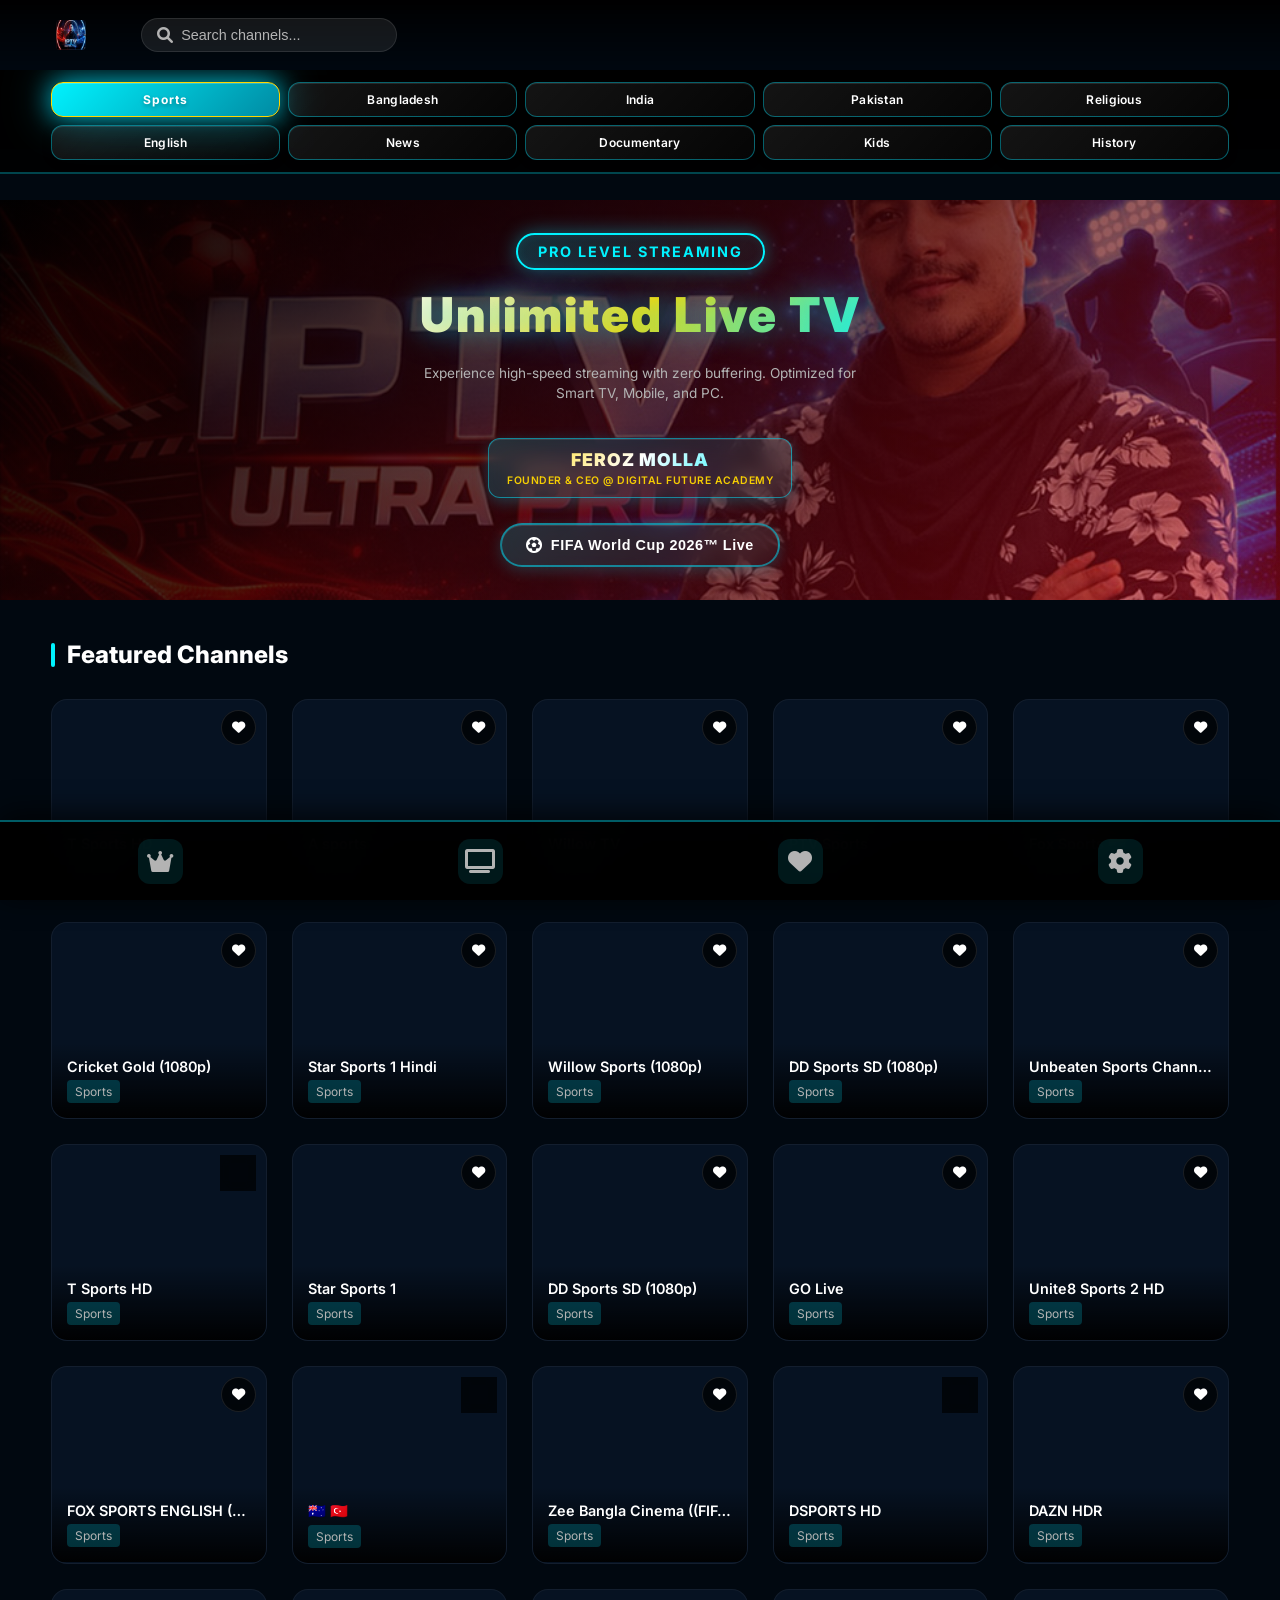
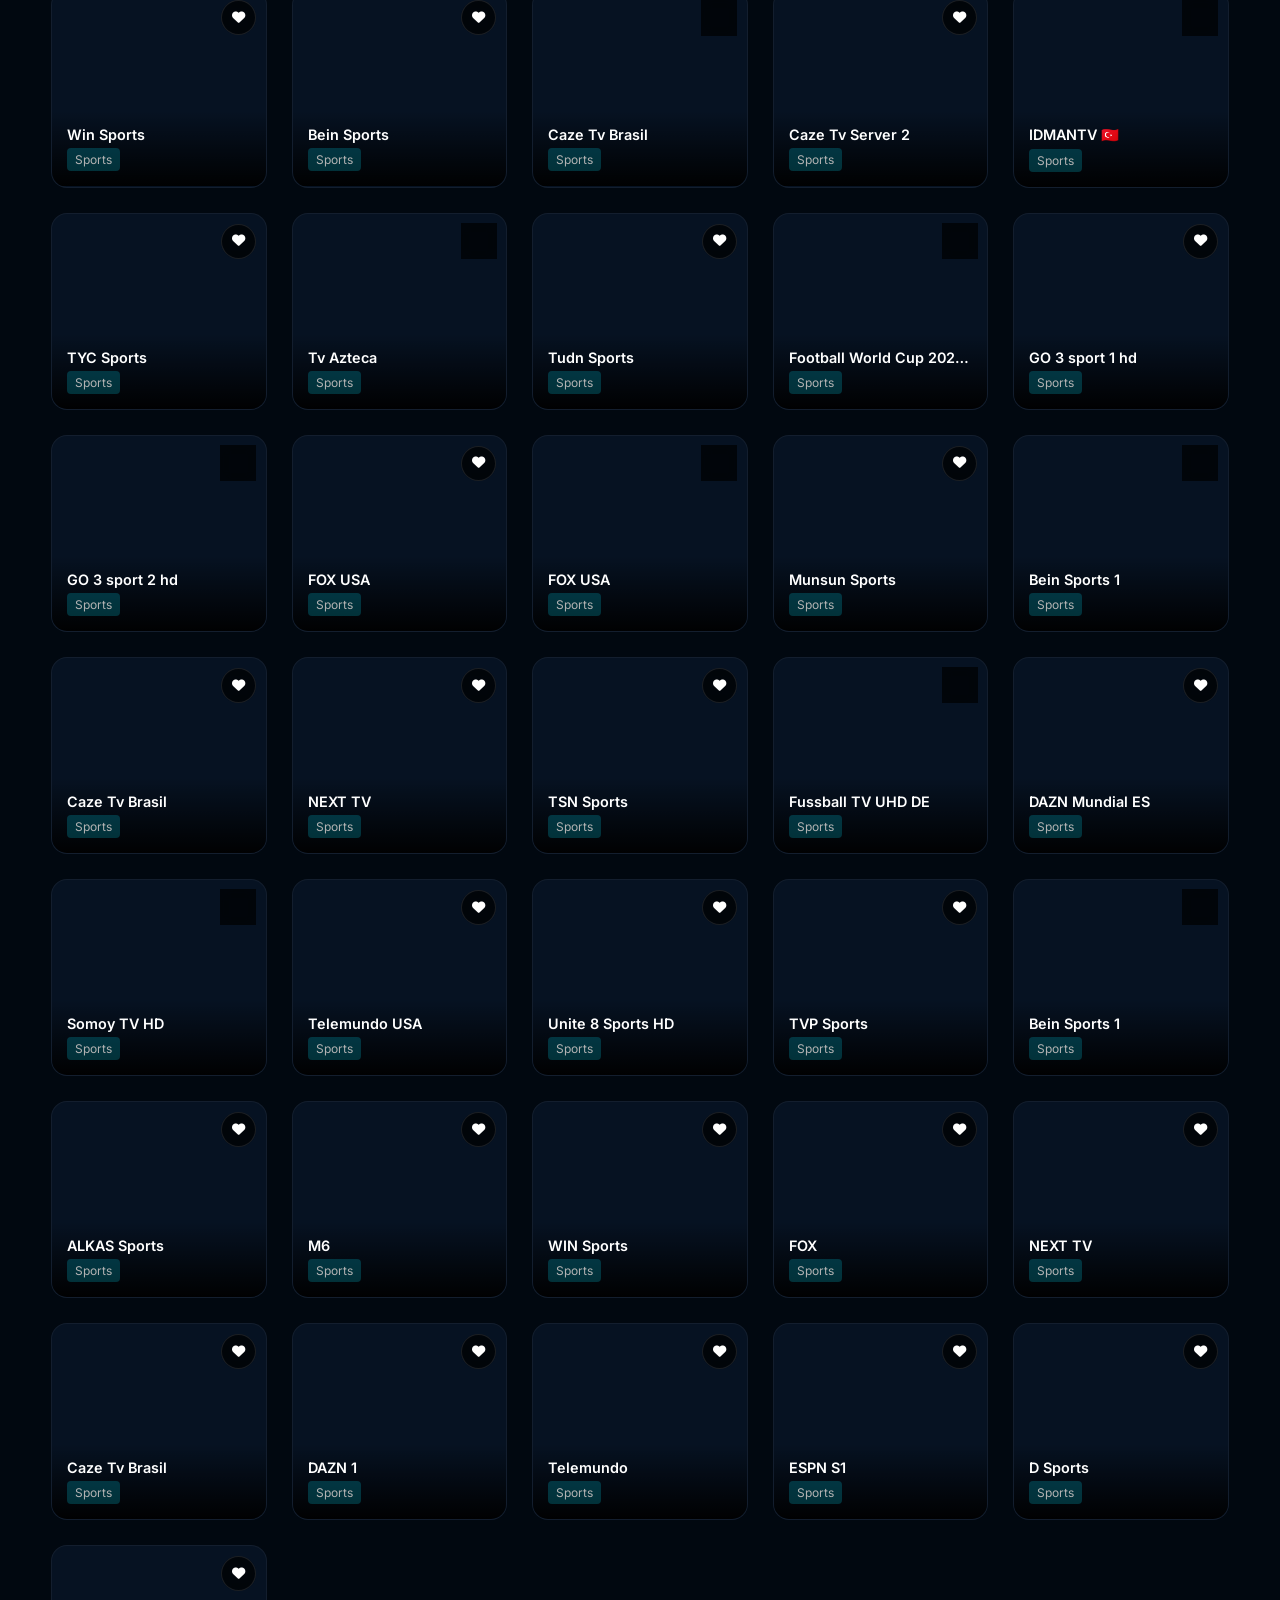
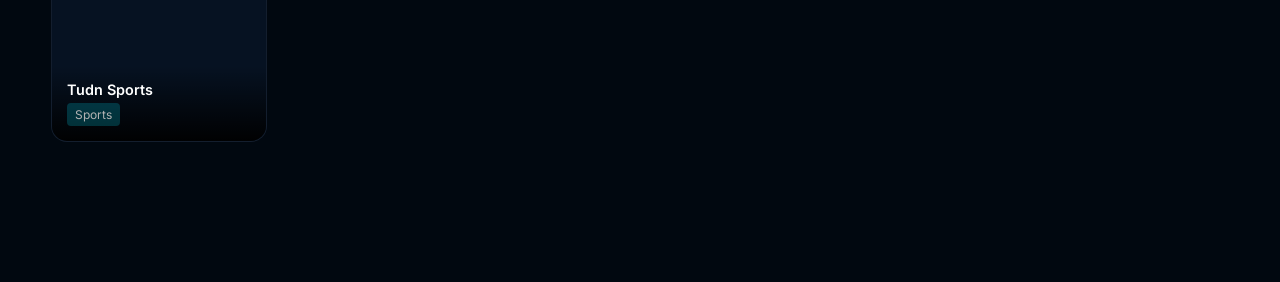
<file: index.html>
<!DOCTYPE html>
<html lang="en">
<head>
    <meta charset="UTF-8">
    <meta name="viewport" content="width=device-width, initial-scale=1.0, maximum-scale=1.0, user-scalable=no, viewport-fit=cover">
    <meta name="theme-color" content="#020b18">
    <meta name="apple-mobile-web-app-capable" content="yes">
    <meta name="apple-mobile-web-app-status-bar-style" content="black-translucent">
    <title>IPTV PRO - Powered by FEROZ MOLLA | Digital Future Academy</title>
    <link rel="stylesheet" href="style.css?v=50">
    <link rel="stylesheet" href="https://cdnjs.cloudflare.com/ajax/libs/font-awesome/6.0.0/css/all.min.css">
    <link rel="preconnect" href="https://fonts.googleapis.com">
    <link rel="preconnect" href="https://fonts.gstatic.com" crossorigin>
    <link href="https://fonts.googleapis.com/css2?family=Inter:wght@400;600;700;800;900&display=swap" rel="stylesheet">
    <link rel="manifest" href="manifest.json">
    <style>
        /* Install Button Styling */
        .install-app-btn-container {
            display: none;
            align-items: center;
            justify-content: center;
            background: linear-gradient(135deg, #00f2fe 0%, #80F3FF 100%);
            border: 2px solid #fff;
            border-radius: 30px;
            padding: 8px 18px;
            cursor: pointer;
            transition: all 0.3s cubic-bezier(0.175, 0.885, 0.32, 1.275);
            box-shadow: 0 6px 20px rgba(0, 242, 254, 0.5);
            margin-right: 10px;
            animation: pulse-red-intense 1.5s infinite;
            position: relative;
            overflow: hidden;
        }

        .install-app-btn-container:hover {
            background: linear-gradient(135deg, #80F3FF 0%, #00f2fe 100%);
            transform: scale(1.1) translateY(-2px);
            box-shadow: 0 10px 25px rgba(0, 242, 254, 0.7);
        }

        @keyframes pulse-red-intense {
            0% { box-shadow: 0 0 0 0 rgba(0, 242, 254, 0.7); }
            70% { box-shadow: 0 0 0 15px rgba(0, 242, 254, 0); }
            100% { box-shadow: 0 0 0 0 rgba(0, 242, 254, 0); }
        }

        .install-app-btn-container i {
            color: #fff;
            font-size: 1rem;
            margin-right: 6px;
        }

        .install-app-btn-container span {
            color: #fff;
            font-size: 0.85rem;
            font-weight: 700;
            white-space: nowrap;
        }

        @keyframes pulse-red {
            0% { box-shadow: 0 0 0 0 rgba(0, 242, 254, 0.4); }
            70% { box-shadow: 0 0 0 10px rgba(0, 242, 254, 0); }
            100% { box-shadow: 0 0 0 0 rgba(0, 242, 254, 0); }
        }

        @media (max-width: 480px) {
            .install-app-btn-container span {
                display: inline;
                font-size: 0.75rem;
            }
            .install-app-btn-container {
                padding: 6px 12px;
            }
            .install-app-btn-container i {
                margin-right: 4px;
                font-size: 0.9rem;
            }
        }

        /* Navbar Center - Install Button */
        .nav-center {
            position: absolute;
            left: 50%;
            transform: translateX(-50%);
            display: flex;
            align-items: center;
            justify-content: center;
            z-index: 1001;
        }

        @media (max-width: 768px) {
            .nav-center {
                position: relative;
                left: auto;
                transform: none;
                margin: 0 auto;
                flex: 1;
                display: flex;
                justify-content: center;
            }
        }

        @media (max-width: 480px) {
            .nav-center {
                margin: 0 5px;
            }
            .install-app-btn-container {
                padding: 6px 10px;
            }
        }
    </style>
</head>
<body>
    <!-- Navbar -->
    <nav class="navbar">
        <div class="nav-left">
            <div class="logo-container" onclick="showHome()" title="Click to go back to home">
                <img src="icon-192x192.png" alt="IPTV PRO - Click to go home" class="nav-logo">
            </div>
            <div class="search-container">
                <i class="fas fa-search"></i>
                <input type="text" id="search" placeholder="Search channels...">
            </div>
        </div>
        <div class="nav-center">
            <div id="install-app-btn" class="install-app-btn-container" onclick="installApp()" title="Install App">
                <i class="fas fa-cloud-download-alt"></i>
                <span>Install App</span>
            </div>
        </div>
        <div class="nav-right">
        </div>
    </nav>

    <!-- Category Bar - শুধুমাত্র ১০টি ক্যাটাগরি -->
    <div class="category-bar">
        <div class="category-list" id="category-list">
            <!-- Categories will be injected here -->
        </div>
    </div>

    <!-- Hero Banner -->
    <div class="hero-banner" id="hero-section">
        <div class="hero-bg"></div>
        <div class="hero-overlay"></div>
        <div class="hero-content">
            <div class="hero-badge">Pro Level Streaming</div>
            <h1 class="hero-title" id="hero-title">Unlimited Live TV</h1>
            <p class="hero-desc" id="hero-desc">Experience high-speed streaming with zero buffering. Optimized for Smart TV, Mobile, and PC.</p>
            <div class="hero-branding-wrapper">
                <div class="hero-branding">
                    <div class="founder-name">FEROZ MOLLA</div>
                    <div class="founder-title">Founder & CEO @ Digital Future Academy</div>
                </div>
                <div class="hero-buttons">
                    <div id="dynamic-tabs-container" class="dynamic-tabs-container">
                        <!-- Dynamic channel tabs will be injected here -->
                    </div>
                </div>
            </div>
        </div>
    </div>

    <!-- Main Content -->
    <main class="content-section">
        <div class="section-header">
            <h2 class="section-title" id="current-view-title">Featured Channels</h2>
        </div>
        <div class="channel-grid" id="channels">
            <!-- Channels will be injected here -->
        </div>
    </main>

    <!-- Popup Menu Modal -->
    <div id="channel-popup-modal" class="channel-popup-modal">
        <div class="popup-overlay" onclick="closeChannelPopup()"></div>
        <div class="popup-content">
            <div class="popup-header">
                <h2 id="popup-title"></h2>
                <button class="popup-close" onclick="closeChannelPopup()"><i class="fas fa-times"></i></button>
            </div>
            <div class="popup-channels" id="popup-channels-list"></div>
        </div>
    </div>

    <!-- Footer Navigation - Ultra Premium Design (4 Tabs) -->
    <nav class="footer-nav">
        <div class="footer-tab premium-tab active" id="tab-premium" onclick="showPremiumLive()">
            <div class="tab-icon-wrapper">
                <i class="fas fa-crown"></i>
            </div>
            <span class="tab-label">Premium Live</span>
        </div>
        <div class="footer-tab" id="tab-webtv" onclick="window.location.href='webtv.html'">
            <div class="tab-icon-wrapper">
                <i class="fas fa-tv"></i>
            </div>
            <span class="tab-label">Web TV</span>
        </div>
        <div class="footer-tab" id="tab-fav" onclick="showFavorites()">
            <div class="tab-icon-wrapper">
                <i class="fas fa-heart"></i>
            </div>
            <span class="tab-label">My List</span>
        </div>
        <div class="footer-tab" id="tab-manager" onclick="window.location.href='channel-manager.html'">
            <div class="tab-icon-wrapper">
                <i class="fas fa-cog"></i>
            </div>
            <span class="tab-label">Manager</span>
        </div>
    </nav>

    <script src="app.js?v=50"></script>
    <script>
        // Service Worker Registration - Main + Proxy
        if ('serviceWorker' in navigator) {
            window.addEventListener('load', () => {
                // Register main service worker
                navigator.serviceWorker.register('sw.js').then(reg => {
                    console.log('Main SW registered');
                }).catch(err => {
                    console.log('Main SW registration failed: ', err);
                });
                
                // Register proxy service worker for HTTP stream interception
                navigator.serviceWorker.register('sw-proxy.js').then(reg => {
                    console.log('Proxy SW registered - HTTP streams will be intercepted');
                }).catch(err => {
                    console.log('Proxy SW registration failed: ', err);
                });
            });
        }

        // PWA Install Logic - 100% Working Implementation
        let deferredPrompt;
        const installBtn = document.getElementById('install-app-btn');

        function isAppInstalled() {
            return window.matchMedia('(display-mode: standalone)').matches || 
                   window.navigator.standalone === true || 
                   localStorage.getItem('pwa_installed') === 'true';
        }

        function updateInstallButton() {
            if (isAppInstalled()) {
                if (installBtn) installBtn.style.display = 'none';
            } else {
                // If not installed, we want it to be visible if the prompt is ready
                if (deferredPrompt && installBtn) {
                    installBtn.style.display = 'flex';
                }
            }
        }

        // Initial check
        updateInstallButton();

        window.addEventListener('beforeinstallprompt', (e) => {
            e.preventDefault();
            deferredPrompt = e;
            console.log('PWA Install Prompt Ready');
            updateInstallButton();
        });

        async function installApp() {
            if (!deferredPrompt) {
                // If prompt is not available, it might be because:
                // 1. Already installed
                // 2. Browser doesn't support PWA
                // 3. Not served over HTTPS
                if (isAppInstalled()) {
                    alert('App is already installed!');
                    if (installBtn) installBtn.style.display = 'none';
                } else {
                    alert('To install: Click your browser menu (3 dots) and select "Install App" or "Add to Home Screen".');
                }
                return;
            }
            
            deferredPrompt.prompt();
            const { outcome } = await deferredPrompt.userChoice;
            console.log(`User response: ${outcome}`);
            
            if (outcome === 'accepted') {
                localStorage.setItem('pwa_installed', 'true');
                if (installBtn) installBtn.style.display = 'none';
                deferredPrompt = null;
            } else {
                console.log('User dismissed install, keeping button visible.');
                // Keep the button visible as requested
            }
        }

        window.addEventListener('appinstalled', (evt) => {
            console.log('IPTV PRO was installed successfully');
            localStorage.setItem('pwa_installed', 'true');
            if (installBtn) installBtn.style.display = 'none';
            deferredPrompt = null;
        });

        // Check periodically or on visibility change
        document.addEventListener('visibilitychange', () => {
            if (document.visibilityState === 'visible') {
                updateInstallButton();
            }
        });
    </script>
</body>
</html>
</file>
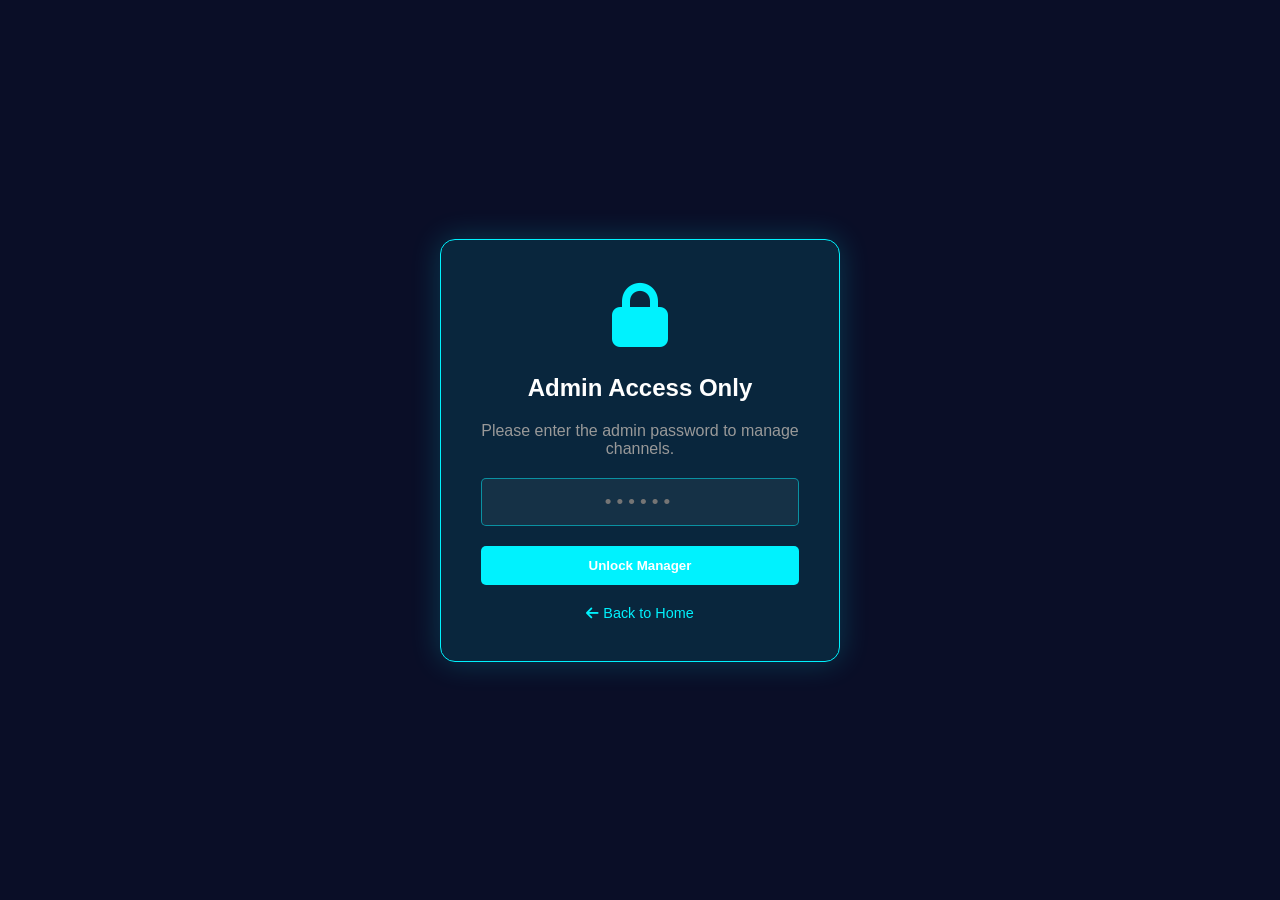
<file: channel-manager.html>
<!DOCTYPE html>
<html lang="en">
<head>
    <meta charset="UTF-8">
    <meta name="viewport" content="width=device-width, initial-scale=1.0">
    <meta name="theme-color" content="#020b18">
    <title>Channel Manager - IPTV PRO</title>
    <link rel="stylesheet" href="style.css?v=33">
    <link rel="stylesheet" href="https://cdnjs.cloudflare.com/ajax/libs/font-awesome/6.0.0/css/all.min.css">
    <style>
        body {
            background: #0a0e27;
            color: #fff;
            font-family: 'Segoe UI', Tahoma, Geneva, Verdana, sans-serif;
        }
        
        /* Admin Lock Styles */
        #admin-lock-screen {
            position: fixed;
            top: 0;
            left: 0;
            width: 100%;
            height: 100%;
            background: #0a0e27;
            display: flex;
            flex-direction: column;
            align-items: center;
            justify-content: center;
            z-index: 9999;
        }
        
        .lock-card {
            background: rgba(0, 242, 254, 0.1);
            border: 1px solid #00f2fe;
            padding: 40px;
            border-radius: 15px;
            text-align: center;
            max-width: 400px;
            width: 90%;
            box-shadow: 0 0 30px rgba(0, 242, 254, 0.2);
        }
        
        .lock-icon {
            font-size: 4rem;
            color: #00f2fe;
            margin-bottom: 20px;
        }
        
        .lock-title {
            font-size: 1.5rem;
            margin-bottom: 20px;
            font-weight: bold;
        }
        
        .password-input {
            width: 100%;
            padding: 12px;
            margin-bottom: 20px;
            border-radius: 5px;
            border: 1px solid rgba(0, 242, 254, 0.5);
            background: rgba(255, 255, 255, 0.05);
            color: white;
            text-align: center;
            font-size: 1.2rem;
            letter-spacing: 5px;
        }
        
        .password-input:focus {
            outline: none;
            border-color: #00f2fe;
        }
        
        .btn-unlock {
            width: 100%;
            padding: 12px;
            background: #00f2fe;
            color: white;
            border: none;
            border-radius: 5px;
            font-weight: bold;
            cursor: pointer;
            transition: 0.3s;
        }
        
        .btn-unlock:hover {
            background: #008BA3;
            transform: scale(1.02);
        }
        
        .manager-content-wrapper {
            display: none;
        }
        
        .manager-container {
            max-width: 1200px;
            margin: 0 auto;
            padding: 20px;
            margin-top: 80px;
        }
        
        .manager-header {
            display: flex;
            justify-content: space-between;
            align-items: center;
            margin-bottom: 30px;
            flex-wrap: wrap;
            gap: 15px;
        }
        
        .manager-header h1 {
            font-size: 2rem;
            color: #00f2fe;
            margin: 0;
        }
        
        .header-buttons {
            display: flex;
            gap: 10px;
            flex-wrap: wrap;
        }
        
        .btn {
            padding: 10px 20px;
            border: none;
            border-radius: 5px;
            cursor: pointer;
            font-weight: bold;
            transition: all 0.3s;
            display: flex;
            align-items: center;
            gap: 8px;
        }
        
        .btn-primary {
            background: linear-gradient(135deg, #00f2fe 0%, #008BA3 100%);
            color: white;
        }
        
        .btn-primary:hover {
            transform: translateY(-2px);
            box-shadow: 0 5px 15px rgba(0, 242, 254, 0.4);
        }
        
        .btn-secondary {
            background: rgba(0, 242, 254, 0.1);
            color: #00f2fe;
            border: 1px solid #00f2fe;
        }
        
        .btn-secondary:hover {
            background: rgba(0, 242, 254, 0.2);
        }
        
        .tabs {
            display: flex;
            gap: 10px;
            margin-bottom: 20px;
            border-bottom: 2px solid rgba(0, 242, 254, 0.2);
        }
        
        .tab-btn {
            padding: 10px 20px;
            background: none;
            border: none;
            color: #999;
            cursor: pointer;
            font-weight: bold;
            border-bottom: 3px solid transparent;
            transition: all 0.3s;
        }
        
        .tab-btn.active {
            color: #00f2fe;
            border-bottom-color: #00f2fe;
        }
        
        .tab-content {
            display: none;
        }
        
        .tab-content.active {
            display: block;
        }
        
        .form-group {
            margin-bottom: 20px;
        }
        
        .form-group label {
            display: block;
            margin-bottom: 8px;
            font-weight: bold;
            color: #00f2fe;
        }
        
        .form-group input,
        .form-group textarea,
        .form-group select {
            width: 100%;
            padding: 10px;
            border: 1px solid rgba(0, 242, 254, 0.3);
            border-radius: 5px;
            background: rgba(255, 255, 255, 0.05);
            color: white;
            font-family: inherit;
        }
        
        .form-group textarea {
            resize: vertical;
            min-height: 150px;
            font-family: 'Courier New', monospace;
        }
        
        .form-group input:focus,
        .form-group textarea:focus,
        .form-group select:focus {
            outline: none;
            border-color: #00f2fe;
            box-shadow: 0 0 10px rgba(0, 242, 254, 0.3);
        }
        
        .form-row {
            display: grid;
            grid-template-columns: 1fr 1fr;
            gap: 15px;
        }
        
        @media (max-width: 768px) {
            .form-row {
                grid-template-columns: 1fr;
            }
            
            .manager-header {
                flex-direction: column;
                align-items: flex-start;
            }
            
            .header-buttons {
                width: 100%;
            }
        }
        
        .channels-list {
            display: grid;
            gap: 15px;
        }
        
        .channel-item {
            background: rgba(0, 242, 254, 0.1);
            border: 1px solid rgba(0, 242, 254, 0.2);
            border-radius: 8px;
            padding: 15px;
            display: flex;
            justify-content: space-between;
            align-items: center;
            gap: 15px;
        }
        
        .channel-info {
            flex: 1;
        }
        
        .channel-name {
            font-size: 1.1rem;
            font-weight: bold;
            color: #00f2fe;
            margin-bottom: 5px;
        }
        
        .channel-url {
            font-size: 0.85rem;
            color: #999;
            word-break: break-all;
            margin-bottom: 5px;
        }
        
        .channel-category {
            font-size: 0.85rem;
            color: #B3B3B3;
        }
        
        .channel-actions {
            display: flex;
            gap: 10px;
        }
        
        .btn-icon {
            width: 40px;
            height: 40px;
            border: none;
            border-radius: 5px;
            cursor: pointer;
            display: flex;
            align-items: center;
            justify-content: center;
            transition: all 0.3s;
        }
        
        .btn-edit {
            background: rgba(76, 175, 80, 0.2);
            color: #4CAF50;
        }
        
        .btn-edit:hover {
            background: rgba(76, 175, 80, 0.4);
        }
        
        .btn-delete {
            background: rgba(244, 67, 54, 0.2);
            color: #f44336;
        }
        
        .btn-delete:hover {
            background: rgba(244, 67, 54, 0.4);
        }
        
        .alert {
            padding: 15px;
            border-radius: 5px;
            margin-bottom: 20px;
            display: none;
        }
        
        .alert.success {
            background: rgba(76, 175, 80, 0.2);
            color: #4CAF50;
            border: 1px solid #4CAF50;
            display: block;
        }
        
        .alert.error {
            background: rgba(244, 67, 54, 0.2);
            color: #f44336;
            border: 1px solid #f44336;
            display: block;
        }
        
        .alert.info {
            background: rgba(33, 150, 243, 0.2);
            color: #2196F3;
            border: 1px solid #2196F3;
            display: block;
        }
        
        .empty-state {
            text-align: center;
            padding: 40px;
            color: #999;
        }
        
        .empty-state i {
            font-size: 3rem;
            margin-bottom: 20px;
            opacity: 0.5;
        }
        
        .json-template {
            background: rgba(255, 255, 255, 0.05);
            border: 1px solid rgba(0, 242, 254, 0.2);
            border-radius: 5px;
            padding: 15px;
            margin-bottom: 20px;
            font-family: 'Courier New', monospace;
            font-size: 0.85rem;
            overflow-x: auto;
        }
        
        .back-btn {
            display: inline-flex;
            align-items: center;
            gap: 8px;
            color: #00f2fe;
            text-decoration: none;
            margin-bottom: 20px;
            font-weight: bold;
            transition: all 0.3s;
        }
        
        .back-btn:hover {
            gap: 12px;
        }
    </style>
</head>
<body>
    <!-- Admin Lock Screen -->
    <div id="admin-lock-screen">
        <div class="lock-card">
            <div class="lock-icon"><i class="fas fa-lock"></i></div>
            <div class="lock-title">Admin Access Only</div>
            <p style="color: #999; margin-bottom: 20px;">Please enter the admin password to manage channels.</p>
            <input type="password" id="admin-password" class="password-input" placeholder="••••••">
            <button class="btn-unlock" onclick="checkAdminPassword()">Unlock Manager</button>
            <a href="index.html" style="display: block; margin-top: 20px; color: #00f2fe; text-decoration: none; font-size: 0.9rem;">
                <i class="fas fa-arrow-left"></i> Back to Home
            </a>
        </div>
    </div>

    <div class="manager-content-wrapper" id="manager-main-content">
    <!-- Navigation Bar -->
    <nav class="navbar">
        <div class="nav-left">
            <div class="logo-container" onclick="window.location.href='index.html'">
                <img src="banner.jpg" alt="IPTV PRO" class="nav-logo">
            </div>
            <ul class="nav-links">
                <li class="nav-item" onclick="window.location.href='index.html'"><i class="fas fa-home"></i> Home</li>
            </ul>
        </div>
        <div class="nav-right">
            <div class="search-box">
                <i class="fas fa-search"></i>
                <input type="text" placeholder="Search...">
            </div>
        </div>
    </nav>

    <div class="manager-container">
        <a href="index.html" class="back-btn"><i class="fas fa-arrow-left"></i> Back to Dashboard</a>
        
        <div class="manager-header">
            <h1><i class="fas fa-cogs"></i> Channel Manager</h1>
            <div class="header-buttons">
                <button class="btn btn-primary" onclick="switchTab('add')"><i class="fas fa-plus"></i> Add Channel</button>
                <button class="btn btn-primary" onclick="switchTab('import')"><i class="fas fa-upload"></i> Import</button>
                <button class="btn btn-secondary" onclick="downloadChannels()"><i class="fas fa-download"></i> Export</button>
            </div>
        </div>

        <div id="alert-container"></div>

        <!-- Tabs -->
        <div class="tabs">
            <button class="tab-btn active" onclick="switchTab('youtube')"><i class="fab fa-youtube"></i> YouTube Link</button>
            <button class="tab-btn" onclick="switchTab('add')"><i class="fas fa-plus-circle"></i> Add Channel</button>
            <button class="tab-btn" onclick="switchTab('import')"><i class="fas fa-upload"></i> Import JSON</button>
            <button class="tab-btn" onclick="switchTab('list')"><i class="fas fa-list"></i> My Channels</button>
        </div>

        <!-- Tab: YouTube Link -->
        <div id="tab-youtube" class="tab-content active">
            <h2>Add YouTube Live Stream</h2>
            <div class="alert info" style="display: block; margin-bottom: 20px;">
                <i class="fas fa-info-circle"></i> Paste any YouTube live stream link or video link to watch it directly in IPTV PRO
            </div>
            <form onsubmit="addYouTubeChannel(event)">
                <div class="form-row">
                    <div class="form-group">
                        <label for="yt-channel-name">Channel Name *</label>
                        <input type="text" id="yt-channel-name" placeholder="e.g., Cricket Live" required>
                    </div>
                    <div class="form-group">
                        <label for="yt-channel-category">Category</label>
                        <select id="yt-channel-category">
                            <option value="Cricket">Cricket</option>
                            <option value="Football">Football</option>
                            <option value="Sports">Sports</option>
                            <option value="News">News</option>
                            <option value="Entertainment">Entertainment</option>
                            <option value="Other">Other</option>
                        </select>
                    </div>
                </div>
                <div class="form-group">
                    <label for="yt-url">YouTube URL *</label>
                    <input type="url" id="yt-url" placeholder="e.g., https://www.youtube.com/watch?v=dQw4w9WgXcQ" required>
                </div>
                <div class="form-group">
                    <label for="yt-logo">Logo URL (Optional)</label>
                    <input type="url" id="yt-logo" placeholder="e.g., https://example.com/logo.png">
                </div>
                <button type="submit" class="btn btn-primary"><i class="fab fa-youtube"></i> Add YouTube Channel</button>
            </form>
        </div>

        <!-- Tab: Add Channel -->
        <div id="tab-add" class="tab-content">
            <h2>Add New Channel</h2>
            <form onsubmit="addChannelForm(event)">
                <div class="form-row">
                    <div class="form-group">
                        <label for="channel-name">Channel Name *</label>
                        <input type="text" id="channel-name" placeholder="e.g., BBC News" required>
                    </div>
                    <div class="form-group">
                        <label for="channel-category">Category</label>
                        <input type="text" id="channel-category" placeholder="e.g., News Channels">
                    </div>
                </div>
                <div class="form-group">
                    <label for="channel-url">Stream URL *</label>
                    <input type="url" id="channel-url" placeholder="e.g., https://example.com/stream.m3u8" required>
                </div>
                <div class="form-group">
                    <label for="channel-logo">Logo URL</label>
                    <input type="url" id="channel-logo" placeholder="e.g., https://example.com/logo.png">
                </div>
                <button type="submit" class="btn btn-primary"><i class="fas fa-save"></i> Add Channel</button>
            </form>
        </div>

        <!-- Tab: Import JSON -->
        <div id="tab-import" class="tab-content">
            <h2>Import Channels from JSON</h2>
            
            <div class="json-template">
                <strong>JSON Format Example:</strong><br>
<pre>[
  {
    "name": "BBC News",
    "url": "https://example.com/stream.m3u8",
    "logo": "https://example.com/logo.png",
    "category": "News Channels"
  },
  {
    "name": "Cricket Live",
    "url": "https://example.com/cricket.m3u8",
    "logo": "https://example.com/cricket.png",
    "category": "Cricket"
  }
]</pre>
            </div>

            <div class="form-group">
                <label for="json-input">Paste JSON Data:</label>
                <textarea id="json-input" placeholder="Paste your JSON channel list here..."></textarea>
            </div>
            <button class="btn btn-primary" onclick="importChannelsFromJSON()"><i class="fas fa-upload"></i> Import Channels</button>
        </div>

        <!-- Tab: My Channels -->
        <div id="tab-list" class="tab-content">
            <h2>My Custom Channels</h2>
            <div id="channels-container" class="channels-list"></div>
        </div>
    </div>

    <script>
        // Admin Password Protection
        const ADMIN_PASSWORD = "Feroz@molla#1986"; // Admin password updated
        
        function checkAdminPassword() {
            const input = document.getElementById('admin-password').value;
            if (input === ADMIN_PASSWORD) {
                document.getElementById('admin-lock-screen').style.display = 'none';
                document.getElementById('manager-main-content').style.display = 'block';
                sessionStorage.setItem('admin_authenticated', 'true');
            } else {
                alert('Incorrect Password! Please try again.');
                document.getElementById('admin-password').value = '';
            }
        }
        
        // Check authentication on load
        window.addEventListener('load', () => {
            if (sessionStorage.getItem('admin_authenticated') === 'true') {
                const lockScreen = document.getElementById('admin-lock-screen');
                const mainContent = document.getElementById('manager-main-content');
                if (lockScreen) lockScreen.style.display = 'none';
                if (mainContent) mainContent.style.display = 'block';
            }
            
            // Allow Enter key for password
            const passInput = document.getElementById('admin-password');
            if (passInput) {
                passInput.addEventListener('keypress', (e) => {
                    if (e.key === 'Enter') checkAdminPassword();
                });
            }
        });

        // Add YouTube Channel
        function addYouTubeChannel(e) {
            e.preventDefault();
            
            const name = document.getElementById('yt-channel-name').value;
            const url = document.getElementById('yt-url').value;
            const logo = document.getElementById('yt-logo').value;
            const category = document.getElementById('yt-channel-category').value || 'YouTube';
            
            // Validate YouTube URL
            if (!isValidYouTubeUrl(url)) {
                showAlert('Please enter a valid YouTube URL', 'error');
                return;
            }
            
            // Get custom channels from localStorage
            let customChannels = JSON.parse(localStorage.getItem('custom_channels')) || [];
            
            // Check if URL already exists
            if (customChannels.some(ch => ch.url === url)) {
                showAlert('This YouTube link is already added!', 'error');
                return;
            }
            
            // Add new YouTube channel
            customChannels.push({ name, url, logo, category });
            localStorage.setItem('custom_channels', JSON.stringify(customChannels));
            alert('চ্যানেলটি Local Storage-এ সেভ হয়েছে। স্থায়ীভাবে সেভ করতে custom_channels.json ফাইলে যোগ করুন।');
            
            // Clear form
            document.getElementById('yt-channel-name').value = '';
            document.getElementById('yt-url').value = '';
            document.getElementById('yt-logo').value = '';
            document.getElementById('yt-channel-category').value = 'Cricket';
            
            showAlert('YouTube channel added successfully!', 'success');
            loadChannelsList();
        }
        
        // Validate YouTube URL
        function isValidYouTubeUrl(url) {
            const patterns = [
                /(?:youtube\.com\/watch\?v=|youtu\.be\/)([^&\n?#]+)/,
                /youtube\.com\/embed\/([^&\n?#]+)/,
                /youtube\.com\/v\/([^&\n?#]+)/,
                /youtube\.com\/shorts\/([^&\n?#]+)/,
                /youtube\.com\/live\/([^&\n?#]+)/
            ];
            
            return patterns.some(pattern => pattern.test(url));
        }
        
        // Tab switching
        function switchTab(tabName) {
            // Hide all tabs
            document.querySelectorAll('.tab-content').forEach(tab => {
                tab.classList.remove('active');
            });
            document.querySelectorAll('.tab-btn').forEach(btn => {
                btn.classList.remove('active');
            });
            
            // Show selected tab
            document.getElementById(`tab-${tabName}`).classList.add('active');
            event.target.classList.add('active');
            
            // Load channels list if switching to list tab
            if (tabName === 'list') {
                loadChannelsList();
            }
        }

        // Show alert
        function showAlert(message, type = 'info') {
            const container = document.getElementById('alert-container');
            const alert = document.createElement('div');
            alert.className = `alert ${type}`;
            alert.innerHTML = `<i class="fas fa-${type === 'success' ? 'check-circle' : type === 'error' ? 'exclamation-circle' : 'info-circle'}"></i> ${message}`;
            container.innerHTML = '';
            container.appendChild(alert);
            
            setTimeout(() => {
                alert.style.display = 'none';
            }, 5000);
        }

        // Add channel from form
        function addChannelForm(e) {
            e.preventDefault();
            
            const name = document.getElementById('channel-name').value;
            const url = document.getElementById('channel-url').value;
            const logo = document.getElementById('channel-logo').value;
            const category = document.getElementById('channel-category').value || 'Custom';
            
            // Get custom channels from localStorage
            let customChannels = JSON.parse(localStorage.getItem('custom_channels')) || [];
            
            // Check if URL already exists
            if (customChannels.some(ch => ch.url === url)) {
                showAlert('This URL already exists!', 'error');
                return;
            }
            
            // Add new channel
            customChannels.push({ name, url, logo, category });
            localStorage.setItem('custom_channels', JSON.stringify(customChannels));
            alert('চ্যানেলটি Local Storage-এ সেভ হয়েছে। স্থায়ীভাবে সেভ করতে custom_channels.json ফাইলে যোগ করুন।');
            
            // Clear form
            document.getElementById('channel-name').value = '';
            document.getElementById('channel-url').value = '';
            document.getElementById('channel-logo').value = '';
            document.getElementById('channel-category').value = '';
            
            showAlert(`Channel "${name}" added successfully!`, 'success');
            loadChannelsList();
        }

        // Import channels from JSON
        function importChannelsFromJSON() {
            const jsonInput = document.getElementById('json-input').value;
            
            try {
                const channels = JSON.parse(jsonInput);
                if (!Array.isArray(channels)) {
                    showAlert('JSON must be an array of channels', 'error');
                    return;
                }
                
                let customChannels = JSON.parse(localStorage.getItem('custom_channels')) || [];
                let imported = 0;
                
                channels.forEach(ch => {
                    if (ch.name && ch.url) {
                        // Check if URL already exists
                        if (!customChannels.some(existing => existing.url === ch.url)) {
                            customChannels.push({
                                name: ch.name,
                                url: ch.url,
                                logo: ch.logo || '',
                                category: ch.category || 'Imported'
                            });
                            imported++;
                        }
                    }
                });
                
                localStorage.setItem('custom_channels', JSON.stringify(customChannels));
                showAlert(`${imported} channels imported successfully!`, 'success');
                document.getElementById('json-input').value = '';
                loadChannelsList();
            } catch (error) {
                showAlert(`Invalid JSON: ${error.message}`, 'error');
            }
        }

        // Load channels list
        function loadChannelsList() {
            const container = document.getElementById('channels-container');
            let customChannels = JSON.parse(localStorage.getItem('custom_channels')) || [];
            
            if (customChannels.length === 0) {
                container.innerHTML = `
                    <div class="empty-state">
                        <i class="fas fa-inbox"></i>
                        <p>No custom channels yet. Add one to get started!</p>
                    </div>
                `;
                return;
            }
            
            container.innerHTML = customChannels.map((ch, idx) => `
                <div class="channel-item">
                    <div class="channel-info">
                        <div class="channel-name">${ch.name}</div>
                        <div class="channel-url">${ch.url}</div>
                        <div class="channel-category"><i class="fas fa-tag"></i> ${ch.category}</div>
                    </div>
                    <div class="channel-actions">
                        <button class="btn-icon btn-delete" onclick="deleteChannel(${idx})">
                            <i class="fas fa-trash"></i>
                        </button>
                    </div>
                </div>
            `).join('');
        }

        // Delete channel
        function deleteChannel(idx) {
            if (confirm('Are you sure you want to delete this channel?')) {
                let customChannels = JSON.parse(localStorage.getItem('custom_channels')) || [];
                customChannels.splice(idx, 1);
                localStorage.setItem('custom_channels', JSON.stringify(customChannels));
                showAlert('Channel deleted successfully!', 'success');
                loadChannelsList();
            }
        }

        // Download channels
        function downloadChannels() {
            let customChannels = JSON.parse(localStorage.getItem('custom_channels')) || [];
            
            if (customChannels.length === 0) {
                showAlert('No channels to download!', 'error');
                return;
            }
            
            const json = JSON.stringify(customChannels, null, 2);
            const blob = new Blob([json], { type: 'application/json' });
            const url = URL.createObjectURL(blob);
            const a = document.createElement('a');
            a.href = url;
            a.download = 'iptv-channels.json';
            a.click();
            URL.revokeObjectURL(url);
            
            showAlert('Channels exported successfully!', 'success');
        }

        // Load channels on page load
        document.addEventListener('DOMContentLoaded', () => {
            loadChannelsList();
        });
    </script>
    </div> <!-- End of manager-content-wrapper -->
</body>
</html>
</file>
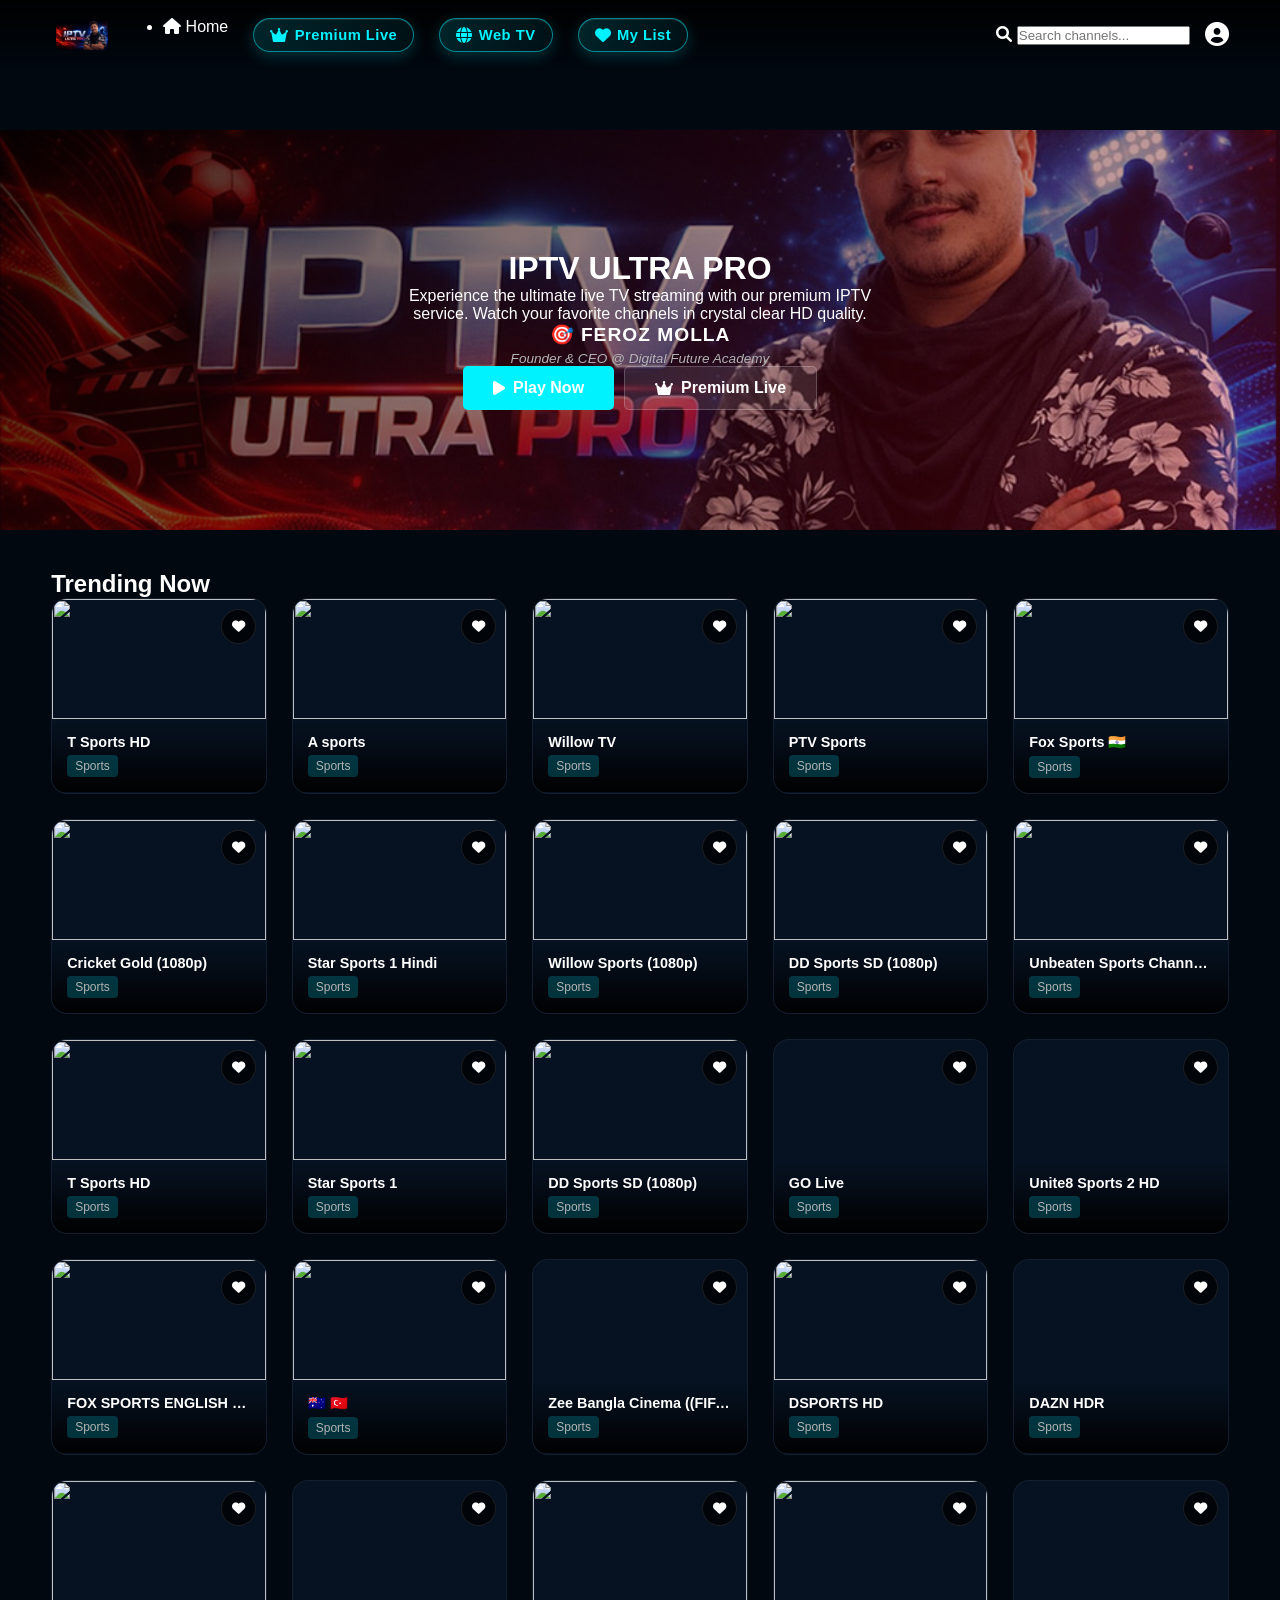
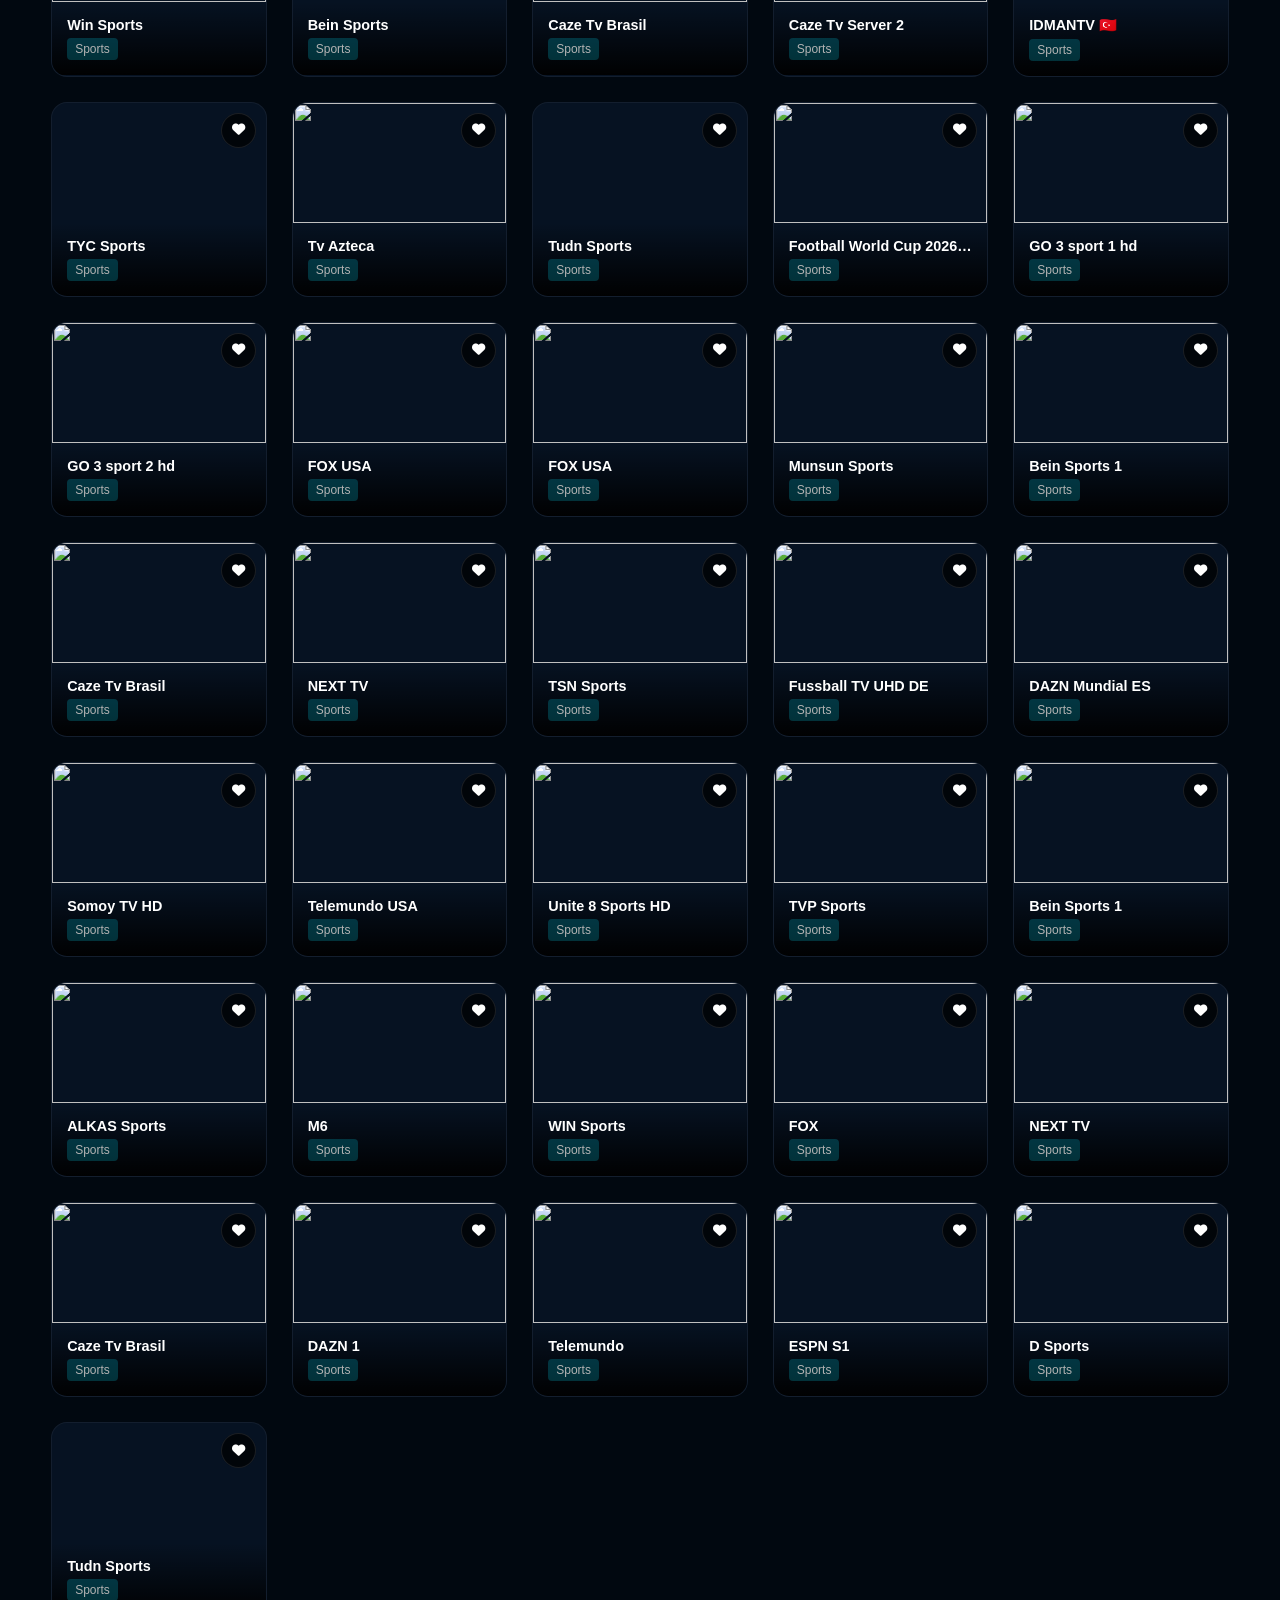
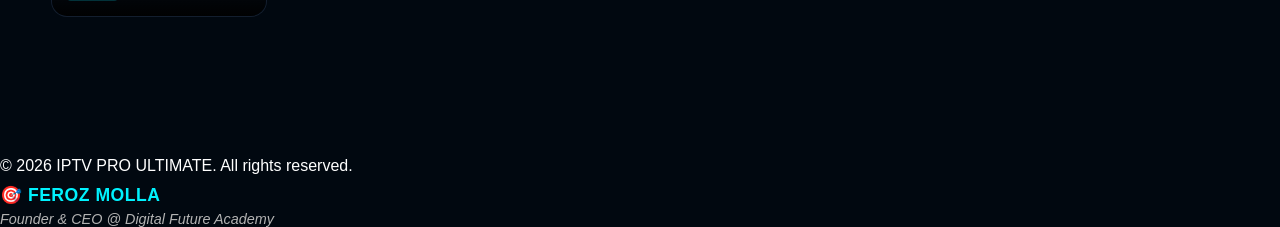
<file: index-original.html>
<!DOCTYPE html>
<html lang="en">
<head>
    <meta charset="UTF-8">
    <meta name="viewport" content="width=device-width, initial-scale=1.0, viewport-fit=cover">
    <meta name="theme-color" content="#020b18">
    <meta name="description" content="Experience the ultimate live TV streaming with our premium IPTV service.">
    <meta name="apple-mobile-web-app-capable" content="yes">
    <meta name="apple-mobile-web-app-status-bar-style" content="black-translucent">
    <meta name="apple-mobile-web-app-title" content="IPTV PRO">
    <link rel="apple-touch-icon" href="icon-192x192.png">
    <link rel="manifest" href="./manifest.json">
    <title>IPTV PRO ULTIMATE - Dashboard</title>
    <link rel="stylesheet" href="style.css?v=33">
    <link rel="stylesheet" href="https://cdnjs.cloudflare.com/ajax/libs/font-awesome/6.0.0/css/all.min.css">
    <style>
        /* Desktop View: Show category tabs and action buttons */
        @media (min-width: 481px) {
            .navbar-categories-row {
                display: flex !important; /* Show categories on desktop */
                top: 70px !important;
                z-index: 998 !important;
            }
            
            .navbar-actions-row {
                display: none !important; /* Hide mobile action row on desktop */
            }

            .nav-links {
                display: flex !important;
                gap: 15px !important;
            }

            .nav-action-btn-desktop {
                display: inline-flex !important;
                align-items: center !important;
                gap: 6px !important;
                padding: 8px 16px !important;
                background: linear-gradient(135deg, rgba(0, 242, 254, 0.15) 0%, rgba(0, 242, 254, 0.05) 100%) !important;
                border: 1.5px solid rgba(0, 242, 254, 0.5) !important;
                border-radius: 25px !important;
                color: var(--primary-color) !important;
                cursor: pointer !important;
                font-size: 0.92rem !important;
                font-weight: 700 !important;
                transition: all 0.3s cubic-bezier(0.4, 0, 0.2, 1) !important;
                white-space: nowrap !important;
                backdrop-filter: blur(10px) !important;
                box-shadow: 0 4px 15px rgba(0, 242, 254, 0.2), inset 0 1px 0 rgba(255, 255, 255, 0.1) !important;
                letter-spacing: 0.5px !important;
                margin-left: 10px !important;
            }

            .nav-action-btn-desktop:hover {
                background: linear-gradient(135deg, rgba(0, 242, 254, 0.3) 0%, rgba(0, 242, 254, 0.15) 100%);
                border-color: var(--primary-color);
                transform: translateY(-3px) scale(1.05);
                box-shadow: 0 8px 25px rgba(0, 242, 254, 0.4), inset 0 1px 0 rgba(255, 255, 255, 0.15);
                color: #FFD700;
            }

            .nav-action-btn-desktop.active {
                background: linear-gradient(135deg, var(--primary-color) 0%, #008BA3 100%);
                color: white;
                border-color: #FFD700;
                box-shadow: 0 0 20px rgba(0, 242, 254, 0.6), 0 0 40px rgba(0, 242, 254, 0.3), inset 0 1px 0 rgba(255, 255, 255, 0.2);
                text-shadow: 0 2px 4px rgba(0, 0, 0, 0.3);
            }

            .nav-action-btn-desktop i {
                font-size: 1rem;
            }

            .hero-banner {
                margin-top: 130px !important; /* Navbar + categories row */
            }
        }

        /* Mobile View: Keep tabs at the bottom */
        @media (max-width: 480px) {
            .nav-action-btn-desktop {
                display: none !important; /* Hide desktop action buttons on mobile */
            }

            .navbar-categories-row {
                top: 70px !important;
                padding: 4px 2% !important;
                height: auto !important;
                min-height: 80px !important;
                display: flex !important;
                align-items: center !important;
                background: rgba(0, 0, 0, 0.95) !important;
            }
            
            .navbar-actions-row {
                position: fixed !important;
                top: auto !important;
                bottom: 0 !important; /* Tabs at the bottom for mobile */
                left: 0 !important;
                right: 0 !important;
                height: auto !important;
                min-height: 60px !important;
                padding: 8px 2% !important;
                background: rgba(0, 0, 0, 0.95) !important;
                border-top: 1px solid rgba(0, 242, 254, 0.2) !important;
                z-index: 999 !important;
                display: flex !important;
                align-items: center !important;
                justify-content: center !important;
            }

            .hero-banner {
                margin-top: 150px !important; /* Adjusted for mobile top nav only */
            }

            .nav-categories {
                gap: 4px !important;
                display: grid !important;
                grid-template-columns: repeat(5, 1fr) !important;
                overflow-x: visible !important;
                overflow-y: visible !important;
                scrollbar-width: none !important;
                width: 100% !important;
                max-width: 100% !important;
                flex-wrap: wrap !important;
                padding: 4px 0 !important;
            }
            
            .nav-category-item {
                padding: 4px 2px !important;
                font-size: 0.65rem !important;
                min-height: 34px !important;
                max-height: 34px !important;
                display: flex !important;
                align-items: center !important;
                justify-content: center !important;
                text-align: center !important;
                white-space: normal !important;
                word-wrap: break-word !important;
                flex: 1 1 20% !important;
                overflow: hidden !important;
                text-overflow: ellipsis !important;
                border-radius: 12px !important;
                line-height: 1.1 !important;
            }

            .nav-actions-full {
                justify-content: space-around !important;
                gap: 8px !important;
                padding: 0 !important;
                display: flex !important;
                width: 100% !important;
            }

            .nav-action-btn {
                flex: 1 !important;
                min-width: 0 !important;
                padding: 8px 4px !important;
                font-size: 0.7rem !important;
                min-height: 44px !important;
                gap: 4px !important;
            }
            
            .channel-card img {
                width: 100% !important;
                height: auto !important;
                max-width: 100% !important;
                max-height: 180px !important;
                object-fit: contain !important;
                object-position: center !important;
                position: relative !important;
                top: auto !important;
                left: auto !important;
                margin: 0 auto !important;
                padding: 10px !important;
                display: block !important;
            }
            
            .channel-card {
                min-height: auto !important;
                display: flex !important;
                flex-direction: column !important;
                align-items: center !important;
                justify-content: center !important;
                text-align: center !important;
            }

            .content-section {
                padding-bottom: 80px !important; /* Space for bottom tabs */
            }
        }
    </style>
    <script>
        // Register Service Worker with proper scope and update check
        if ('serviceWorker' in navigator) {
            window.addEventListener('load', () => {
                navigator.serviceWorker.register('sw.js', { scope: './' })
                    .then(reg => {
                        console.log('Service Worker registered with scope:', reg.scope);
                        // Check for updates periodically
                        reg.update();
                    })
                    .catch(err => console.log('Service Worker registration failed:', err));
            });
        }

        // PWA Install Prompt Logic
        let deferredPrompt;
        
        // Check if app is already installed or running in standalone mode
        function isAppInstalled() {
            return window.matchMedia('(display-mode: standalone)').matches || window.navigator.standalone === true;
        }

        window.addEventListener('beforeinstallprompt', (e) => {
            // Prevent Chrome 67 and earlier from automatically showing the prompt
            e.preventDefault();
            // Stash the event so it can be triggered later.
            deferredPrompt = e;
            // Update UI notify the user they can install the PWA
            console.log('PWA Install Prompt is ready');
            
            // Only show if not already in standalone mode
            if (!isAppInstalled()) {
                showInstallPrompt();
            }
        });

        function showInstallPrompt() {
            const btn = document.getElementById('install-app-btn');
            if (btn) {
                btn.style.display = 'flex';
                // Add a small animation to catch attention
                btn.classList.add('pulse-animation');
            }
        }

        function installApp() {
            if (!deferredPrompt) {
                // If already in standalone, show message
                if (isAppInstalled()) {
                    alert('App is already installed.');
                } else {
                    console.log('Install prompt not available yet.');
                }
                return;
            }
            // Show the prompt
            deferredPrompt.prompt();
            // Wait for the user to respond to the prompt
            deferredPrompt.userChoice.then((choiceResult) => {
                if (choiceResult.outcome === 'accepted') {
                    console.log('User accepted the install prompt');
                    // Hide the button only if accepted
                    const btn = document.getElementById('install-app-btn');
                    if (btn) btn.style.display = 'none';
                    deferredPrompt = null;
                } else {
                    console.log('User dismissed the install prompt, keeping button visible.');
                    // We don't hide the button or null the prompt so they can try again
                }
            });
        }

        // Check if app is already installed
        window.addEventListener('appinstalled', (evt) => {
            console.log('IPTV PRO was installed');
            const btn = document.getElementById('install-app-btn');
            if (btn) btn.style.display = 'none';
            deferredPrompt = null;
        });

        // Initial check on load
        window.addEventListener('DOMContentLoaded', () => {
            if (isAppInstalled()) {
                const btn = document.getElementById('install-app-btn');
                if (btn) btn.style.display = 'none';
            }
        });
    </script>
</head>
<body>
    <!-- Top Navigation Bar -->
    <nav class="navbar">
        <div class="nav-left">
            <div class="logo-container" onclick="showHome()">
                <img src="banner.jpg" alt="IPTV PRO" class="nav-logo">
            </div>
            <ul class="nav-links">
                <li class="nav-item" id="nav-home" onclick="showHome()"><i class="fas fa-home"></i> Home</li>
                <!-- Desktop Action Buttons (Next to Home) -->
                <button class="nav-action-btn-desktop nav-premium-desktop" onclick="showPremiumLive()" title="Premium Live">
                    <i class="fas fa-crown"></i> Premium Live
                </button>
                <button class="nav-action-btn-desktop nav-webtv-desktop" onclick="showWebTV()" title="Open Web TV">
                    <i class="fas fa-globe"></i> Web TV
                </button>
                <button class="nav-action-btn-desktop nav-mylist-desktop" onclick="showFavorites()" title="My Favorites">
                    <i class="fas fa-heart"></i> My List
                </button>
            </ul>
        </div>
        <div class="nav-right">
            <button class="install-app-btn" id="install-app-btn" onclick="installApp()" style="display: none;">
                <i class="fas fa-download"></i> Install App
            </button>
            <div class="search-box">
                <i class="fas fa-search"></i>
                <input type="text" id="search" placeholder="Search channels...">
            </div>
            <div class="user-profile">
                <i class="fas fa-user-circle"></i>
            </div>
        </div>
    </nav>

    <!-- Secondary Navigation Bar (Categories - Desktop + Mobile) -->
    <nav class="navbar-secondary navbar-categories-row">
        <div class="nav-secondary-left">
            <ul class="nav-categories" id="nav-categories">
                <!-- Categories will be loaded here via JS -->
            </ul>
        </div>
    </nav>

    <!-- Tertiary Navigation Bar (Actions - Mobile Only, Bottom) -->
    <nav class="navbar-secondary navbar-actions-row">
        <div class="nav-secondary-right nav-actions-full">
            <button class="nav-action-btn nav-premium" onclick="showPremiumLive()" title="Premium Live">
                <i class="fas fa-crown"></i> Premium Live
            </button>
            <button class="nav-action-btn nav-webtv" onclick="showWebTV()" title="Open Web TV">
                <i class="fas fa-globe"></i> Web TV
            </button>
            <button class="nav-action-btn nav-mylist" onclick="showFavorites()" title="My Favorites">
                <i class="fas fa-heart"></i> My List
            </button>
        </div>
    </nav>

    <div class="hero-banner" id="main-hero">
        <div class="hero-content">
            <h1 id="hero-title">IPTV ULTRA PRO</h1>
            <p id="hero-desc">Experience the ultimate live TV streaming with our premium IPTV service. Watch your favorite channels in crystal clear HD quality.</p>
            <div class="developer-tag">
                <div style="font-size: 1.2rem; font-weight: 900; letter-spacing: 1px;">🎯 FEROZ MOLLA</div>
                <div style="font-size: 0.85rem; font-style: italic; margin-top: 5px; color: #B3B3B3; font-weight: 400;">Founder & CEO @ Digital Future Academy</div>
            </div>
            <div class="hero-buttons">
                <button class="btn-play" onclick="playFirstChannel()"><i class="fas fa-play"></i> Play Now</button>
                <button class="btn-info" onclick="showPremiumLive()"><i class="fas fa-crown"></i> Premium Live</button>
            </div>
        </div>
    </div>

    <div class="content-section">
        <h2 id="section-title">Trending Now</h2>
        <div id="channels" class="channel-grid">
            <!-- Channels will be loaded here via JS -->
            <div class="loading-spinner">
                <i class="fas fa-spinner fa-spin"></i> Loading Channels...
            </div>
        </div>
    </div>

    <footer class="footer">
        <p>&copy; 2026 IPTV PRO ULTIMATE. All rights reserved.</p>
        <p style="margin-top: 10px; color: #00f2fe; font-weight: 900; font-size: 1.1rem; letter-spacing: 0.5px;">🎯 FEROZ MOLLA</p>
        <p style="margin-top: 5px; color: #B3B3B3; font-style: italic; font-size: 0.9rem; font-weight: 400;">Founder & CEO @ Digital Future Academy</p>
    </footer>

    <script src="app.js?v=33"></script>
</body>
</html>
</file>
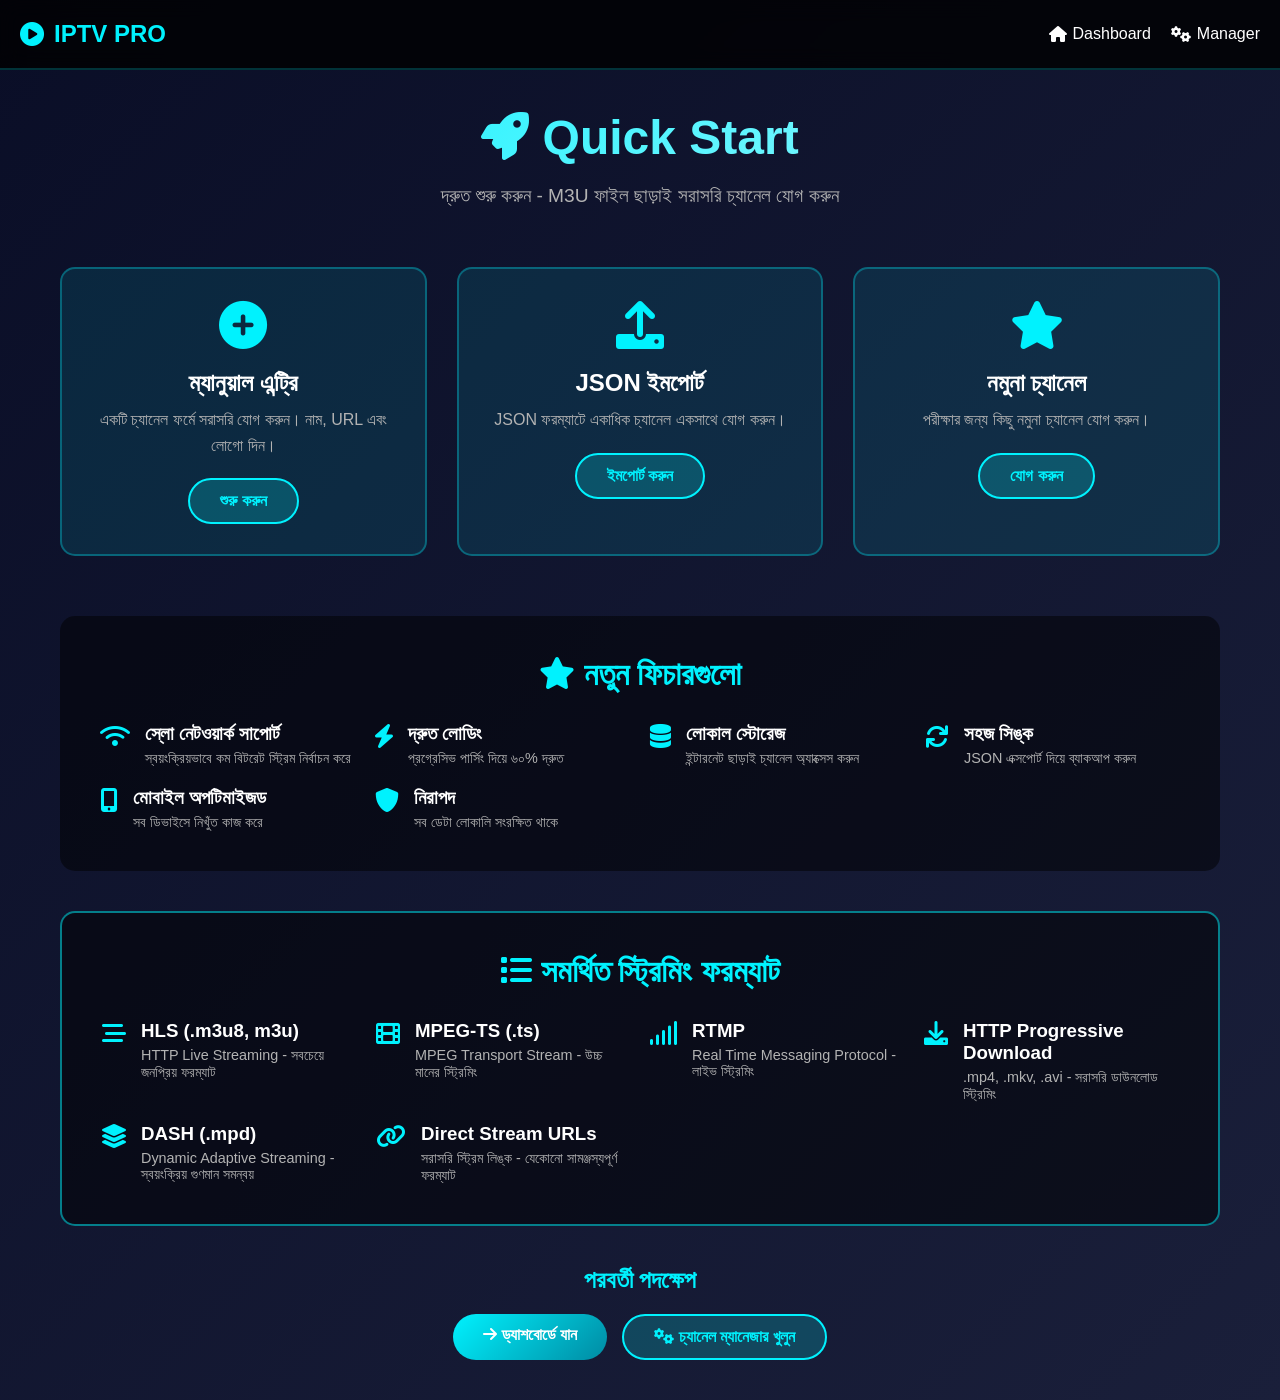
<file: quick-start.html>
<!DOCTYPE html>
<html lang="en">
<head>
    <meta charset="UTF-8">
    <meta name="viewport" content="width=device-width, initial-scale=1.0">
    <meta name="theme-color" content="#020b18">
    <title>Quick Start - IPTV PRO</title>
    <link rel="stylesheet" href="style.css?v=33">
    <link rel="stylesheet" href="https://cdnjs.cloudflare.com/ajax/libs/font-awesome/6.0.0/css/all.min.css">
    <style>
        body {
            background: linear-gradient(135deg, #0a0e27 0%, #1a1f3a 100%);
            color: #fff;
            font-family: 'Segoe UI', Tahoma, Geneva, Verdana, sans-serif;
        }
        
        .navbar {
            background: rgba(0, 0, 0, 0.8);
            backdrop-filter: blur(10px);
            padding: 15px 20px;
            display: flex;
            justify-content: space-between;
            align-items: center;
            border-bottom: 2px solid rgba(0, 242, 254, 0.2);
            position: sticky;
            top: 0;
            z-index: 100;
        }
        
        .navbar-brand {
            font-size: 1.5rem;
            font-weight: bold;
            color: #00f2fe;
            display: flex;
            align-items: center;
            gap: 10px;
        }
        
        .navbar-links {
            display: flex;
            gap: 20px;
        }
        
        .navbar-links a {
            color: #fff;
            text-decoration: none;
            transition: all 0.3s;
            display: flex;
            align-items: center;
            gap: 6px;
        }
        
        .navbar-links a:hover {
            color: #00f2fe;
        }
        
        .container {
            max-width: 1200px;
            margin: 0 auto;
            padding: 40px 20px;
        }
        
        .hero {
            text-align: center;
            margin-bottom: 60px;
        }
        
        .hero h1 {
            font-size: 3rem;
            margin-bottom: 20px;
            background: linear-gradient(135deg, #00f2fe 0%, #A6F7FF 100%);
            -webkit-background-clip: text;
            -webkit-text-fill-color: transparent;
            background-clip: text;
        }
        
        .hero p {
            font-size: 1.2rem;
            color: #B3B3B3;
            margin-bottom: 30px;
        }
        
        .options-grid {
            display: grid;
            grid-template-columns: repeat(auto-fit, minmax(300px, 1fr));
            gap: 30px;
            margin-bottom: 60px;
        }
        
        .option-card {
            background: rgba(0, 242, 254, 0.1);
            border: 2px solid rgba(0, 242, 254, 0.3);
            border-radius: 15px;
            padding: 30px;
            text-align: center;
            transition: all 0.3s;
            cursor: pointer;
        }
        
        .option-card:hover {
            border-color: #00f2fe;
            background: rgba(0, 242, 254, 0.2);
            transform: translateY(-5px);
            box-shadow: 0 10px 30px rgba(0, 242, 254, 0.3);
        }
        
        .option-icon {
            font-size: 3rem;
            color: #00f2fe;
            margin-bottom: 15px;
        }
        
        .option-title {
            font-size: 1.5rem;
            font-weight: bold;
            margin-bottom: 10px;
            color: #fff;
        }
        
        .option-desc {
            color: #B3B3B3;
            margin-bottom: 20px;
            line-height: 1.6;
        }
        
        .btn {
            display: inline-block;
            padding: 12px 30px;
            background: linear-gradient(135deg, #00f2fe 0%, #008BA3 100%);
            color: white;
            text-decoration: none;
            border-radius: 25px;
            font-weight: bold;
            transition: all 0.3s;
            border: none;
            cursor: pointer;
            font-size: 1rem;
        }
        
        .btn:hover {
            transform: scale(1.05);
            box-shadow: 0 5px 20px rgba(0, 242, 254, 0.4);
        }
        
        .btn-secondary {
            background: rgba(0, 242, 254, 0.2);
            color: #00f2fe;
            border: 2px solid #00f2fe;
        }
        
        .btn-secondary:hover {
            background: rgba(0, 242, 254, 0.3);
        }
        
        .features {
            background: rgba(0, 0, 0, 0.5);
            border-radius: 15px;
            padding: 40px;
            margin-bottom: 40px;
        }
        
        .features h2 {
            color: #00f2fe;
            font-size: 2rem;
            margin-bottom: 30px;
            text-align: center;
        }
        
        .features-grid {
            display: grid;
            grid-template-columns: repeat(auto-fit, minmax(250px, 1fr));
            gap: 20px;
        }
        
        .feature-item {
            display: flex;
            gap: 15px;
            align-items: flex-start;
        }
        
        .feature-icon {
            font-size: 1.5rem;
            color: #00f2fe;
            flex-shrink: 0;
        }
        
        .feature-text {
            flex: 1;
        }
        
        .feature-text h3 {
            color: #fff;
            margin-bottom: 5px;
        }
        
        .feature-text p {
            color: #B3B3B3;
            font-size: 0.9rem;
        }
        
        .modal {
            display: none;
            position: fixed;
            top: 0;
            left: 0;
            width: 100%;
            height: 100%;
            background: rgba(0, 0, 0, 0.8);
            z-index: 1000;
            align-items: center;
            justify-content: center;
        }
        
        .modal.active {
            display: flex;
        }
        
        .modal-content {
            background: #0a0e27;
            border: 2px solid #00f2fe;
            border-radius: 15px;
            padding: 40px;
            max-width: 600px;
            width: 90%;
            max-height: 90vh;
            overflow-y: auto;
            position: relative;
        }
        
        .modal-close {
            position: absolute;
            top: 20px;
            right: 20px;
            background: none;
            border: none;
            color: #00f2fe;
            font-size: 1.5rem;
            cursor: pointer;
        }
        
        .modal-title {
            color: #00f2fe;
            font-size: 1.8rem;
            margin-bottom: 20px;
            padding-right: 30px;
        }
        
        .form-group {
            margin-bottom: 20px;
        }
        
        .form-group label {
            display: block;
            margin-bottom: 8px;
            color: #00f2fe;
            font-weight: bold;
        }
        
        .form-group input,
        .form-group textarea {
            width: 100%;
            padding: 12px;
            border: 1px solid rgba(0, 242, 254, 0.3);
            border-radius: 8px;
            background: rgba(255, 255, 255, 0.05);
            color: white;
            font-family: inherit;
            font-size: 1rem;
        }
        
        .form-group textarea {
            resize: vertical;
            min-height: 150px;
            font-family: 'Courier New', monospace;
        }
        
        .form-group input:focus,
        .form-group textarea:focus {
            outline: none;
            border-color: #00f2fe;
            box-shadow: 0 0 10px rgba(0, 242, 254, 0.3);
        }
        
        .modal-buttons {
            display: flex;
            gap: 15px;
            margin-top: 30px;
        }
        
        .modal-buttons button {
            flex: 1;
            padding: 12px;
            border: none;
            border-radius: 8px;
            font-weight: bold;
            cursor: pointer;
            transition: all 0.3s;
        }
        
        .modal-buttons .btn-submit {
            background: linear-gradient(135deg, #00f2fe 0%, #008BA3 100%);
            color: white;
        }
        
        .modal-buttons .btn-cancel {
            background: rgba(0, 242, 254, 0.2);
            color: #00f2fe;
            border: 1px solid #00f2fe;
        }
        
        .alert {
            padding: 15px;
            border-radius: 8px;
            margin-bottom: 20px;
            display: none;
        }
        
        .alert.success {
            background: rgba(76, 175, 80, 0.2);
            color: #4CAF50;
            border: 1px solid #4CAF50;
        }
        
        .alert.error {
            background: rgba(244, 67, 54, 0.2);
            color: #f44336;
            border: 1px solid #f44336;
        }
        
        .alert.active {
            display: block;
        }
        
        @media (max-width: 768px) {
            .hero h1 {
                font-size: 2rem;
            }
            
            .container {
                padding: 20px;
            }
            
            .features {
                padding: 20px;
            }
        }
    </style>
</head>
<body>
    <!-- Navigation -->
    <nav class="navbar">
        <div class="navbar-brand">
            <i class="fas fa-play-circle"></i> IPTV PRO
        </div>
        <div class="navbar-links">
            <a href="index-enhanced.html"><i class="fas fa-home"></i> Dashboard</a>
            <a href="channel-manager.html"><i class="fas fa-cogs"></i> Manager</a>
        </div>
    </nav>

    <!-- Main Content -->
    <div class="container">
        <div class="hero">
            <h1><i class="fas fa-rocket"></i> Quick Start</h1>
            <p>দ্রুত শুরু করুন - M3U ফাইল ছাড়াই সরাসরি চ্যানেল যোগ করুন</p>
        </div>

        <!-- Alert -->
        <div id="alert" class="alert"></div>

        <!-- Options Grid -->
        <div class="options-grid">
            <!-- Option 1: Manual Entry -->
            <div class="option-card" onclick="openManualModal()">
                <div class="option-icon">
                    <i class="fas fa-plus-circle"></i>
                </div>
                <div class="option-title">ম্যানুয়াল এন্ট্রি</div>
                <div class="option-desc">
                    একটি চ্যানেল ফর্মে সরাসরি যোগ করুন। নাম, URL এবং লোগো দিন।
                </div>
                <button class="btn btn-secondary">শুরু করুন</button>
            </div>

            <!-- Option 2: JSON Import -->
            <div class="option-card" onclick="openJsonModal()">
                <div class="option-icon">
                    <i class="fas fa-upload"></i>
                </div>
                <div class="option-title">JSON ইমপোর্ট</div>
                <div class="option-desc">
                    JSON ফরম্যাটে একাধিক চ্যানেল একসাথে যোগ করুন।
                </div>
                <button class="btn btn-secondary">ইমপোর্ট করুন</button>
            </div>

            <!-- Option 3: Sample Channels -->
            <div class="option-card" onclick="addSampleChannels()">
                <div class="option-icon">
                    <i class="fas fa-star"></i>
                </div>
                <div class="option-title">নমুনা চ্যানেল</div>
                <div class="option-desc">
                    পরীক্ষার জন্য কিছু নমুনা চ্যানেল যোগ করুন।
                </div>
                <button class="btn btn-secondary">যোগ করুন</button>
            </div>
        </div>

        <!-- Features -->
        <div class="features">
            <h2><i class="fas fa-star"></i> নতুন ফিচারগুলো</h2>
            <div class="features-grid">
                <div class="feature-item">
                    <div class="feature-icon"><i class="fas fa-wifi"></i></div>
                    <div class="feature-text">
                        <h3>স্লো নেটওয়ার্ক সাপোর্ট</h3>
                        <p>স্বয়ংক্রিয়ভাবে কম বিটরেট স্ট্রিম নির্বাচন করে</p>
                    </div>
                </div>
                <div class="feature-item">
                    <div class="feature-icon"><i class="fas fa-bolt"></i></div>
                    <div class="feature-text">
                        <h3>দ্রুত লোডিং</h3>
                        <p>প্রগ্রেসিভ পার্সিং দিয়ে ৬০% দ্রুত</p>
                    </div>
                </div>
                <div class="feature-item">
                    <div class="feature-icon"><i class="fas fa-database"></i></div>
                    <div class="feature-text">
                        <h3>লোকাল স্টোরেজ</h3>
                        <p>ইন্টারনেট ছাড়াই চ্যানেল অ্যাক্সেস করুন</p>
                    </div>
                </div>
                <div class="feature-item">
                    <div class="feature-icon"><i class="fas fa-sync"></i></div>
                    <div class="feature-text">
                        <h3>সহজ সিঙ্ক</h3>
                        <p>JSON এক্সপোর্ট দিয়ে ব্যাকআপ করুন</p>
                    </div>
                </div>
                <div class="feature-item">
                    <div class="feature-icon"><i class="fas fa-mobile-alt"></i></div>
                    <div class="feature-text">
                        <h3>মোবাইল অপটিমাইজড</h3>
                        <p>সব ডিভাইসে নিখুঁত কাজ করে</p>
                    </div>
                </div>
                <div class="feature-item">
                    <div class="feature-icon"><i class="fas fa-shield-alt"></i></div>
                    <div class="feature-text">
                        <h3>নিরাপদ</h3>
                        <p>সব ডেটা লোকালি সংরক্ষিত থাকে</p>
                    </div>
                </div>
            </div>
        </div>

        <!-- Supported Streaming Formats Section -->
        <div class="features" style="margin-top: 40px; border: 2px solid rgba(0, 242, 254, 0.5);">
            <h2><i class="fas fa-list"></i> সমর্থিত স্ট্রিমিং ফরম্যাট</h2>
            <div class="features-grid">
                <div class="feature-item">
                    <div class="feature-icon"><i class="fas fa-stream"></i></div>
                    <div class="feature-text">
                        <h3>HLS (.m3u8, m3u)</h3>
                        <p>HTTP Live Streaming - সবচেয়ে জনপ্রিয় ফরম্যাট</p>
                    </div>
                </div>
                <div class="feature-item">
                    <div class="feature-icon"><i class="fas fa-film"></i></div>
                    <div class="feature-text">
                        <h3>MPEG-TS (.ts)</h3>
                        <p>MPEG Transport Stream - উচ্চ মানের স্ট্রিমিং</p>
                    </div>
                </div>
                <div class="feature-item">
                    <div class="feature-icon"><i class="fas fa-signal"></i></div>
                    <div class="feature-text">
                        <h3>RTMP</h3>
                        <p>Real Time Messaging Protocol - লাইভ স্ট্রিমিং</p>
                    </div>
                </div>
                <div class="feature-item">
                    <div class="feature-icon"><i class="fas fa-download"></i></div>
                    <div class="feature-text">
                        <h3>HTTP Progressive Download</h3>
                        <p>.mp4, .mkv, .avi - সরাসরি ডাউনলোড স্ট্রিমিং</p>
                    </div>
                </div>
                <div class="feature-item">
                    <div class="feature-icon"><i class="fas fa-layer-group"></i></div>
                    <div class="feature-text">
                        <h3>DASH (.mpd)</h3>
                        <p>Dynamic Adaptive Streaming - স্বয়ংক্রিয় গুণমান সমন্বয়</p>
                    </div>
                </div>
                <div class="feature-item">
                    <div class="feature-icon"><i class="fas fa-link"></i></div>
                    <div class="feature-text">
                        <h3>Direct Stream URLs</h3>
                        <p>সরাসরি স্ট্রিম লিঙ্ক - যেকোনো সামঞ্জস্যপূর্ণ ফরম্যাট</p>
                    </div>
                </div>
            </div>
        </div>

        <!-- Quick Links -->
        <div style="text-align: center; margin-top: 40px;">
            <h2 style="color: #00f2fe; margin-bottom: 20px;">পরবর্তী পদক্ষেপ</h2>
            <div style="display: flex; gap: 15px; justify-content: center; flex-wrap: wrap;">
                <a href="index-enhanced.html" class="btn">
                    <i class="fas fa-arrow-right"></i> ড্যাশবোর্ডে যান
                </a>
                <a href="channel-manager.html" class="btn btn-secondary">
                    <i class="fas fa-cogs"></i> চ্যানেল ম্যানেজার খুলুন
                </a>
            </div>
        </div>
    </div>

    <!-- Manual Entry Modal -->
    <div id="manualModal" class="modal">
        <div class="modal-content">
            <button class="modal-close" onclick="closeManualModal()"><i class="fas fa-times"></i></button>
            <div class="modal-title">নতুন চ্যানেল যোগ করুন</div>
            
            <div class="form-group">
                <label for="manualName">চ্যানেলের নাম *</label>
                <input type="text" id="manualName" placeholder="যেমন: BBC News">
            </div>
            
            <div class="form-group">
                <label for="manualUrl">স্ট্রিম URL *</label>
                <input type="url" id="manualUrl" placeholder="যেমন: https://example.com/stream.m3u8">
            </div>
            
            <div class="form-group">
                <label for="manualLogo">লোগো URL</label>
                <input type="url" id="manualLogo" placeholder="যেমন: https://example.com/logo.png">
            </div>
            
            <div class="form-group">
                <label for="manualCategory">ক্যাটাগরি</label>
                <input type="text" id="manualCategory" placeholder="যেমন: News Channels">
            </div>
            
            <div class="modal-buttons">
                <button class="btn-submit" onclick="saveManualChannel()">যোগ করুন</button>
                <button class="btn-cancel" onclick="closeManualModal()">বাতিল করুন</button>
            </div>
        </div>
    </div>

    <!-- JSON Import Modal -->
    <div id="jsonModal" class="modal">
        <div class="modal-content">
            <button class="modal-close" onclick="closeJsonModal()"><i class="fas fa-times"></i></button>
            <div class="modal-title">JSON থেকে ইমপোর্ট করুন</div>
            
            <div style="background: rgba(255, 255, 255, 0.05); padding: 15px; border-radius: 8px; margin-bottom: 20px; font-size: 0.85rem;">
                <strong>ফরম্যাট:</strong>
                <pre style="overflow-x: auto; margin: 10px 0 0 0;">
[
  {
    "name": "BBC News",
    "url": "https://example.com/stream.m3u8",
    "logo": "https://example.com/logo.png",
    "category": "News"
  }
]</pre>
            </div>
            
            <div class="form-group">
                <label for="jsonInput">JSON ডেটা পেস্ট করুন:</label>
                <textarea id="jsonInput" placeholder="আপনার JSON ডেটা এখানে পেস্ট করুন..."></textarea>
            </div>
            
            <div class="modal-buttons">
                <button class="btn-submit" onclick="importJsonChannels()">ইমপোর্ট করুন</button>
                <button class="btn-cancel" onclick="closeJsonModal()">বাতিল করুন</button>
            </div>
        </div>
    </div>

    <script>
        // Modal Functions
        function openManualModal() {
            document.getElementById('manualModal').classList.add('active');
        }

        function closeManualModal() {
            document.getElementById('manualModal').classList.remove('active');
            document.getElementById('manualName').value = '';
            document.getElementById('manualUrl').value = '';
            document.getElementById('manualLogo').value = '';
            document.getElementById('manualCategory').value = '';
        }

        function openJsonModal() {
            document.getElementById('jsonModal').classList.add('active');
        }

        function closeJsonModal() {
            document.getElementById('jsonModal').classList.remove('active');
            document.getElementById('jsonInput').value = '';
        }

        // Alert Function
        function showAlert(message, type = 'success') {
            const alert = document.getElementById('alert');
            alert.textContent = message;
            alert.className = `alert ${type} active`;
            setTimeout(() => {
                alert.classList.remove('active');
            }, 3000);
        }

        // Save Manual Channel
        function saveManualChannel() {
            const name = document.getElementById('manualName').value;
            const url = document.getElementById('manualUrl').value;
            const logo = document.getElementById('manualLogo').value;
            const category = document.getElementById('manualCategory').value || 'Custom';

            if (!name || !url) {
                showAlert('চ্যানেলের নাম এবং URL প্রয়োজন!', 'error');
                return;
            }

            let channels = JSON.parse(localStorage.getItem('custom_channels')) || [];
            
            if (channels.some(ch => ch.url === url)) {
                showAlert('এই URL ইতিমধ্যে বিদ্যমান!', 'error');
                return;
            }

            channels.push({ name, url, logo, category });
            localStorage.setItem('custom_channels', JSON.stringify(channels));
            
            showAlert(`"${name}" সফলভাবে যোগ করা হয়েছে!`, 'success');
            closeManualModal();
        }

        // Import JSON Channels
        function importJsonChannels() {
            const jsonInput = document.getElementById('jsonInput').value;

            try {
                const channels = JSON.parse(jsonInput);
                if (!Array.isArray(channels)) {
                    showAlert('JSON একটি অ্যারে হতে হবে!', 'error');
                    return;
                }

                let existing = JSON.parse(localStorage.getItem('custom_channels')) || [];
                let imported = 0;

                channels.forEach(ch => {
                    if (ch.name && ch.url) {
                        if (!existing.some(e => e.url === ch.url)) {
                            existing.push({
                                name: ch.name,
                                url: ch.url,
                                logo: ch.logo || '',
                                category: ch.category || 'Imported'
                            });
                            imported++;
                        }
                    }
                });

                localStorage.setItem('custom_channels', JSON.stringify(existing));
                showAlert(`${imported}টি চ্যানেল সফলভাবে ইমপোর্ট করা হয়েছে!`, 'success');
                closeJsonModal();
            } catch (error) {
                showAlert(`JSON এরর: ${error.message}`, 'error');
            }
        }

        // Add Sample Channels
        function addSampleChannels() {
            const samples = [
                {
                    name: "Test Channel 1",
                    url: "https://example.com/test1.m3u8",
                    logo: "https://via.placeholder.com/300x150/E50914/fff?text=Test+1",
                    category: "Test"
                },
                {
                    name: "Test Channel 2",
                    url: "https://example.com/test2.m3u8",
                    logo: "https://via.placeholder.com/300x150/E50914/fff?text=Test+2",
                    category: "Test"
                }
            ];

            let existing = JSON.parse(localStorage.getItem('custom_channels')) || [];
            let added = 0;

            samples.forEach(ch => {
                if (!existing.some(e => e.url === ch.url)) {
                    existing.push(ch);
                    added++;
                }
            });

            localStorage.setItem('custom_channels', JSON.stringify(existing));
            showAlert(`${added}টি নমুনা চ্যানেল যোগ করা হয়েছে!`, 'success');
        }

        // Close modals on background click
        window.addEventListener('click', (e) => {
            const manualModal = document.getElementById('manualModal');
            const jsonModal = document.getElementById('jsonModal');
            
            if (e.target === manualModal) closeManualModal();
            if (e.target === jsonModal) closeJsonModal();
        });
    </script>
</body>
</html>
</file>
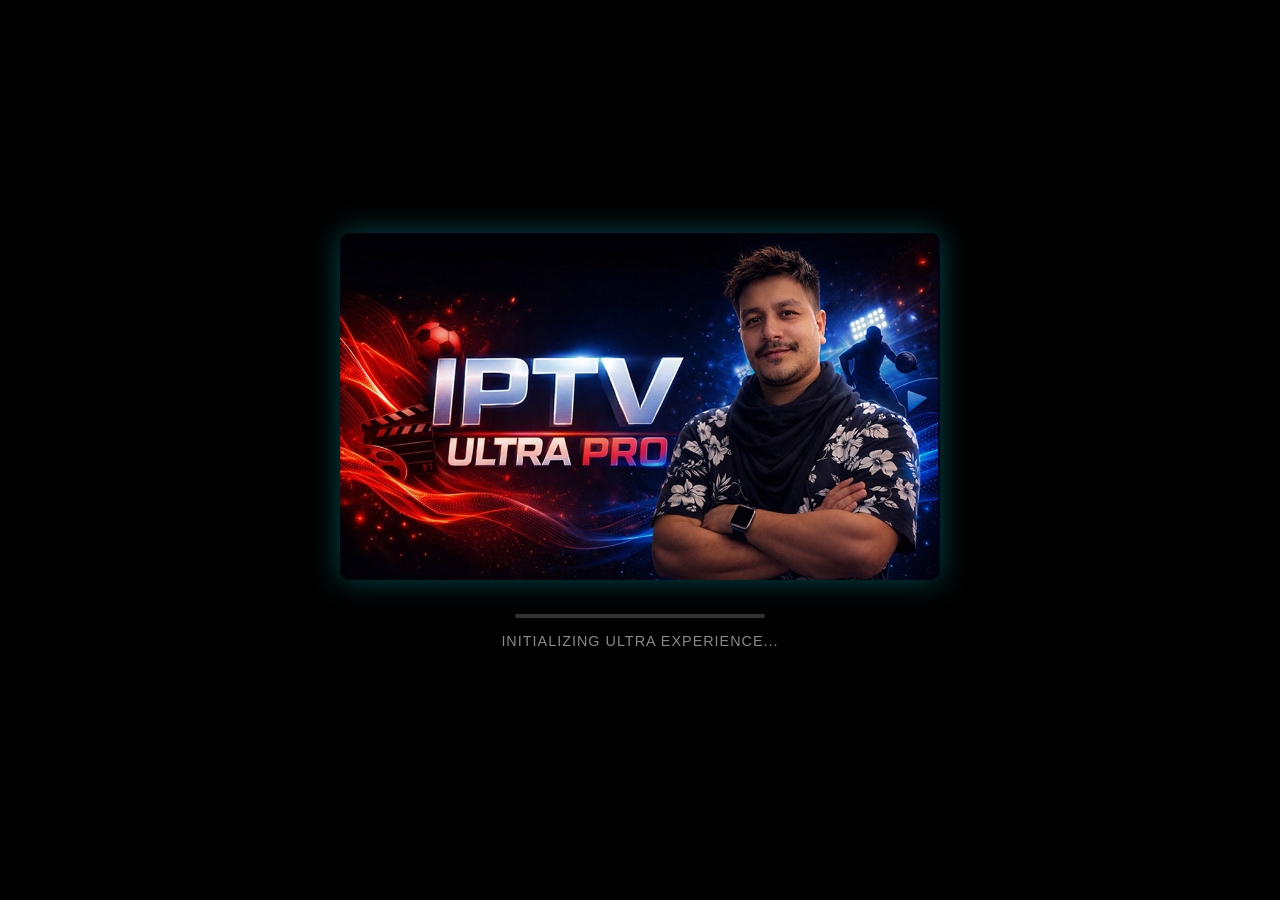
<file: splash.html>
<!DOCTYPE html>
<html lang="en">
<head>
    <meta charset="UTF-8">
    <meta name="viewport" content="width=device-width, initial-scale=1.0">
    <title>IPTV PRO ULTIMATE - Loading</title>
    <style>
        body {
            background: #000;
            display: flex;
            flex-direction: column;
            justify-content: center;
            align-items: center;
            height: 100vh;
            margin: 0;
            font-family: 'Segoe UI', Tahoma, Geneva, Verdana, sans-serif;
            overflow: hidden;
        }
        .banner-container {
            width: 80%;
            max-width: 600px;
            margin-bottom: 30px;
            animation: fadeIn 1.5s ease-in-out;
        }
        .banner-img {
            width: 100%;
            border-radius: 10px;
            box-shadow: 0 0 30px rgba(0, 242, 254, 0.3);
        }
        .loader {
            width: 250px;
            height: 4px;
            background: #333;
            border-radius: 2px;
            position: relative;
            overflow: hidden;
        }
        .loader::after {
            content: '';
            position: absolute;
            left: -100%;
            width: 100%;
            height: 100%;
            background: #00f2fe;
            animation: loading 2s linear infinite;
        }
        @keyframes fadeIn {
            from { opacity: 0; transform: scale(0.9); }
            to { opacity: 1; transform: scale(1); }
        }
        @keyframes loading {
            0% { left: -100%; }
            100% { left: 100%; }
        }
        .status {
            margin-top: 15px;
            color: #888;
            font-size: 0.9rem;
            letter-spacing: 1px;
        }
    </style>
</head>
<body>
    <div class="banner-container">
        <img src="banner.jpg" alt="IPTV ULTRA PRO" class="banner-img">
    </div>
    <div class="loader"></div>
    <div class="status">INITIALIZING ULTRA EXPERIENCE...</div>
    <div class="developer-credit">Developed by FEROZ MOLLA</div>
    <script>
        setTimeout(() => {
            window.location.href = "index.html";
        }, 3500);
    </script>
</body>
</html>
</file>
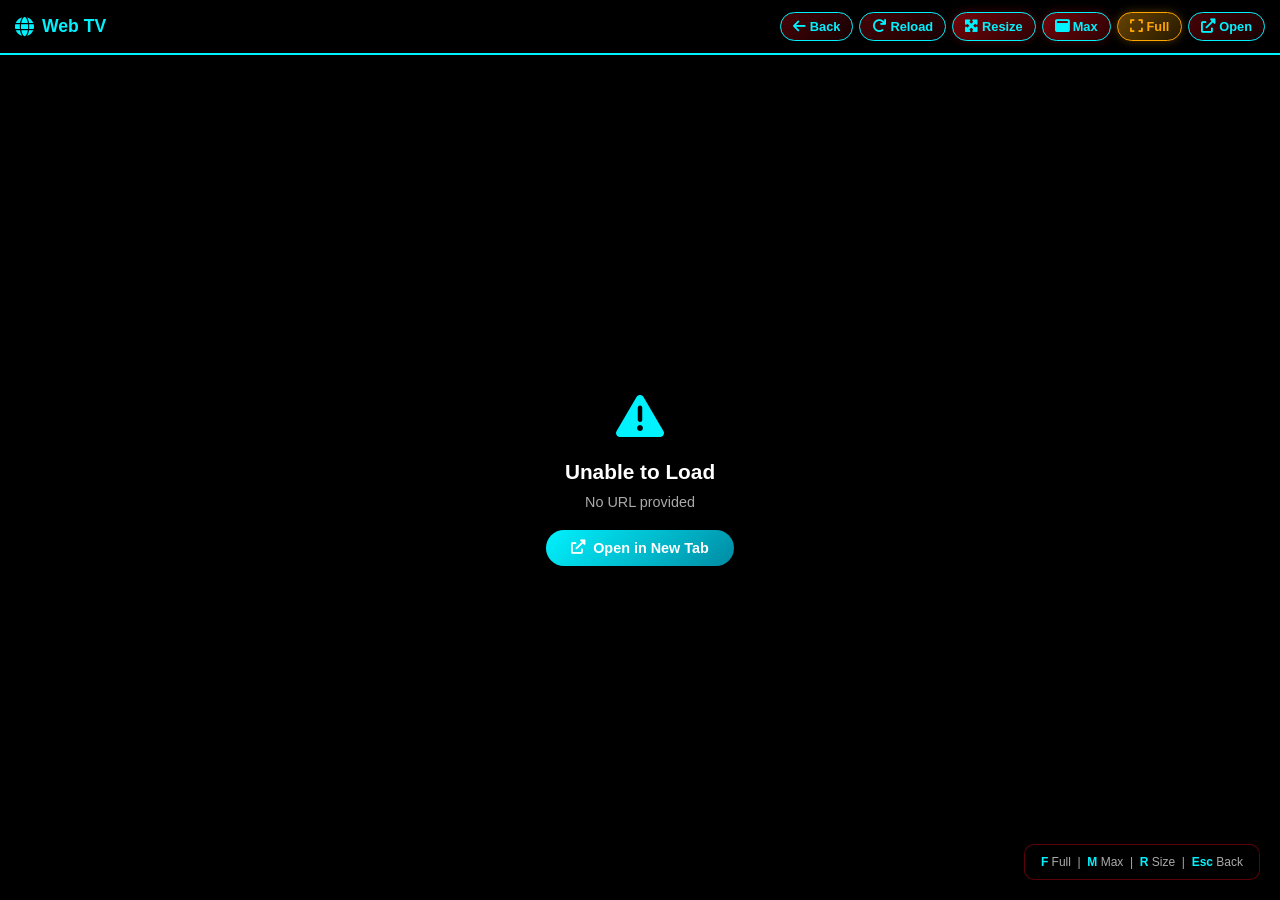
<file: viewer.html>
<!DOCTYPE html>
<html lang="en">
<head>
    <meta charset="UTF-8">
    <meta name="viewport" content="width=device-width, initial-scale=1.0, viewport-fit=cover, maximum-scale=1.0, user-scalable=no">
    <title>Web TV Viewer - IPTV PRO ULTIMATE</title>
    <link rel="stylesheet" href="https://cdnjs.cloudflare.com/ajax/libs/font-awesome/6.0.0/css/all.min.css">
    <style>
        * {
            margin: 0;
            padding: 0;
            box-sizing: border-box;
            -webkit-touch-callout: none;
            -webkit-user-select: none;
            user-select: none;
        }

        html, body {
            width: 100%;
            height: 100%;
            background: #000;
            color: #fff;
            font-family: 'Helvetica Neue', Helvetica, Arial, sans-serif;
            overflow: hidden;
            position: fixed;
        }

        .viewer-container {
            width: 100%;
            height: 100%;
            display: flex;
            flex-direction: column;
            background: #000;
            position: relative;
            transition: all 0.4s ease;
        }

        /* ===== FULLSCREEN MODE ===== */
        .viewer-container.fullscreen-mode {
            position: fixed;
            top: 0;
            left: 0;
            width: 100vw;
            height: 100vh;
            z-index: 99999;
            background: #000;
            margin: 0;
            border-radius: 0;
        }

        .viewer-container.fullscreen-mode .viewer-header {
            position: absolute;
            top: 0;
            left: 0;
            width: 100%;
            opacity: 0;
            transition: opacity 0.4s ease;
            z-index: 100000;
            background: linear-gradient(to bottom, rgba(0,0,0,0.95) 0%, transparent 100%);
            border-bottom: none;
        }

        .viewer-container.fullscreen-mode:hover .viewer-header,
        .viewer-container.fullscreen-mode .viewer-header:hover {
            opacity: 1;
        }

        .viewer-container.fullscreen-mode .viewer-content {
            height: 100vh;
        }

        /* ===== MAXIMIZED MODE (window-level expand) ===== */
        .viewer-container.maximized-mode {
            position: fixed;
            top: 0;
            left: 0;
            width: 100vw;
            height: 100vh;
            z-index: 9999;
            margin: 0;
            border-radius: 0;
        }

        .viewer-container.maximized-mode .viewer-content {
            height: calc(100vh - 60px);
        }

        /* ===== RESIZED MODE ===== */
        .viewer-container.resized-mode {
            position: fixed;
            top: 50%;
            left: 50%;
            transform: translate(-50%, -50%);
            z-index: 9998;
            margin: 0;
            border-radius: 12px;
            box-shadow: 0 0 60px rgba(229,9,20,0.5), 0 0 120px rgba(0,0,0,0.8);
        }

        .viewer-header {
            display: flex;
            justify-content: space-between;
            align-items: center;
            padding: 12px 15px;
            background: linear-gradient(to bottom, rgba(0,0,0,0.95) 0%, rgba(0,0,0,0.7) 100%);
            border-bottom: 2px solid #00f2fe;
            z-index: 100;
            flex-shrink: 0;
            transition: opacity 0.4s ease;
            gap: 10px;
            flex-wrap: wrap;
        }

        .viewer-title {
            display: flex;
            align-items: center;
            gap: 8px;
            font-size: 1.1rem;
            font-weight: bold;
            color: #00f2fe;
            min-width: 150px;
        }

        .viewer-title i {
            font-size: 1.2rem;
            animation: spin 3s linear infinite;
        }

        @keyframes spin {
            from { transform: rotate(0deg); }
            to { transform: rotate(360deg); }
        }

        .viewer-controls {
            display: flex;
            gap: 6px;
            align-items: center;
            flex-wrap: wrap;
            justify-content: flex-end;
            flex: 1;
        }

        .viewer-btn {
            background: linear-gradient(135deg, rgba(229,9,20,0.3) 0%, rgba(229,9,20,0.1) 100%);
            border: 1px solid #00f2fe;
            color: #00f2fe;
            padding: 6px 12px;
            border-radius: 15px;
            cursor: pointer;
            font-weight: bold;
            transition: all 0.3s;
            display: flex;
            align-items: center;
            gap: 4px;
            font-size: 0.8rem;
            white-space: nowrap;
        }

        .viewer-btn:hover {
            background: #00f2fe;
            color: #fff;
            transform: scale(1.05);
            box-shadow: 0 0 15px rgba(229,9,20,0.5);
        }

        .viewer-btn i {
            font-size: 0.9rem;
        }

        /* Maximize button special style */
        .viewer-btn.maximize-btn {
            background: linear-gradient(135deg, rgba(229,9,20,0.5) 0%, rgba(229,9,20,0.2) 100%);
            border: 1px solid #00f2fe;
            box-shadow: 0 0 10px rgba(229,9,20,0.3);
        }

        .viewer-btn.maximize-btn:hover {
            background: linear-gradient(135deg, #00f2fe 0%, #008BA3 100%);
            box-shadow: 0 0 20px rgba(229,9,20,0.7);
        }

        /* Fullscreen button special style */
        .viewer-btn.fullscreen-btn {
            background: linear-gradient(135deg, rgba(255,165,0,0.4) 0%, rgba(255,165,0,0.15) 100%);
            border: 1px solid #FFA500;
            color: #FFA500;
            box-shadow: 0 0 10px rgba(255,165,0,0.3);
        }

        .viewer-btn.fullscreen-btn:hover {
            background: linear-gradient(135deg, #FFA500 0%, #e69500 100%);
            color: #000;
            box-shadow: 0 0 20px rgba(255,165,0,0.7);
        }

        .viewer-content {
            flex: 1;
            display: flex;
            position: relative;
            overflow: hidden;
            transition: all 0.3s ease;
            background: #000;
        }

        .iframe-container {
            width: 100%;
            height: 100%;
            position: relative;
            display: flex;
            align-items: center;
            justify-content: center;
            background: #000;
        }

        .iframe-container iframe {
            width: 100%;
            height: 100%;
            border: none;
            display: block;
            object-fit: contain;
        }

        .loading-overlay {
            position: absolute;
            top: 0;
            left: 0;
            width: 100%;
            height: 100%;
            background: rgba(0,0,0,0.7);
            display: flex;
            justify-content: center;
            align-items: center;
            z-index: 50;
            backdrop-filter: blur(5px);
        }

        .loading-overlay.hidden {
            display: none;
        }

        .spinner {
            display: flex;
            flex-direction: column;
            align-items: center;
            gap: 15px;
        }

        .spinner-circle {
            width: 50px;
            height: 50px;
            border: 4px solid rgba(229,9,20,0.2);
            border-top-color: #00f2fe;
            border-radius: 50%;
            animation: spin 1s linear infinite;
        }

        .spinner-text {
            font-size: 1rem;
            color: #00f2fe;
            font-weight: bold;
        }

        .error-overlay {
            position: absolute;
            top: 0;
            left: 0;
            width: 100%;
            height: 100%;
            background: rgba(0,0,0,0.95);
            display: flex;
            justify-content: center;
            align-items: center;
            z-index: 50;
            flex-direction: column;
            gap: 20px;
            padding: 20px;
        }

        .error-overlay.hidden {
            display: none;
        }

        .error-content {
            text-align: center;
        }

        .error-icon {
            font-size: 3rem;
            color: #00f2fe;
            margin-bottom: 15px;
        }

        .error-title {
            font-size: 1.3rem;
            font-weight: bold;
            margin-bottom: 10px;
        }

        .error-message {
            font-size: 0.9rem;
            color: #aaa;
            margin-bottom: 20px;
            max-width: 400px;
        }

        .error-btn {
            background: linear-gradient(135deg, #00f2fe 0%, #008BA3 100%);
            border: none;
            color: #fff;
            padding: 10px 25px;
            border-radius: 20px;
            cursor: pointer;
            font-weight: bold;
            font-size: 0.9rem;
            transition: all 0.3s;
            display: inline-flex;
            align-items: center;
            gap: 8px;
        }

        .error-btn:hover {
            transform: scale(1.05);
            box-shadow: 0 0 20px rgba(229,9,20,0.4);
        }

        /* ===== KEYBOARD SHORTCUT HINT ===== */
        .shortcut-hint {
            position: fixed;
            bottom: 20px;
            right: 20px;
            background: rgba(0,0,0,0.85);
            border: 1px solid rgba(229,9,20,0.4);
            border-radius: 10px;
            padding: 10px 16px;
            font-size: 0.75rem;
            color: #aaa;
            z-index: 200;
            opacity: 1;
            transition: opacity 0.5s ease;
            pointer-events: none;
        }

        .shortcut-hint.fade-out {
            opacity: 0;
        }

        .shortcut-hint span {
            color: #00f2fe;
            font-weight: bold;
        }

        /* ===== SIZE SLIDER PANEL ===== */
        .size-panel {
            position: fixed;
            bottom: 20px;
            left: 50%;
            transform: translateX(-50%);
            background: rgba(0,0,0,0.9);
            border: 1px solid rgba(229,9,20,0.5);
            border-radius: 30px;
            padding: 8px 15px;
            display: flex;
            align-items: center;
            gap: 8px;
            z-index: 200;
            backdrop-filter: blur(10px);
            box-shadow: 0 4px 20px rgba(229,9,20,0.3);
            opacity: 0;
            pointer-events: none;
            transition: opacity 0.3s ease;
        }

        .size-panel.visible {
            opacity: 1;
            pointer-events: all;
        }

        .size-panel label {
            font-size: 0.75rem;
            color: #aaa;
            white-space: nowrap;
        }

        .size-panel input[type="range"] {
            -webkit-appearance: none;
            width: 120px;
            height: 5px;
            background: linear-gradient(to right, #00f2fe, #008BA3);
            border-radius: 3px;
            outline: none;
            cursor: pointer;
        }

        .size-panel input[type="range"]::-webkit-slider-thumb {
            -webkit-appearance: none;
            width: 15px;
            height: 15px;
            background: #00f2fe;
            border-radius: 50%;
            cursor: pointer;
            box-shadow: 0 0 8px rgba(229,9,20,0.7);
        }

        .size-panel input[type="range"]::-moz-range-thumb {
            width: 15px;
            height: 15px;
            background: #00f2fe;
            border-radius: 50%;
            cursor: pointer;
            box-shadow: 0 0 8px rgba(229,9,20,0.7);
            border: none;
        }

        .size-panel .size-value {
            font-size: 0.75rem;
            color: #00f2fe;
            font-weight: bold;
            min-width: 35px;
            text-align: center;
        }

        .size-panel .close-panel-btn {
            background: none;
            border: none;
            color: #aaa;
            cursor: pointer;
            font-size: 0.9rem;
            padding: 2px 4px;
            transition: color 0.2s;
        }

        .size-panel .close-panel-btn:hover {
            color: #00f2fe;
        }

        /* ===== TABLET/DESKTOP RESPONSIVE ===== */
        @media (min-width: 769px) {
            .viewer-header {
                padding: 12px 15px;
            }

            .viewer-title {
                font-size: 1.1rem;
                min-width: 150px;
            }

            .viewer-btn {
                padding: 6px 12px;
                font-size: 0.8rem;
            }

            .viewer-btn .btn-label {
                display: inline;
            }
        }

        /* ===== MOBILE PORTRAIT MODE ===== */
        @media (max-width: 768px) and (orientation: portrait) {
            .viewer-header {
                padding: 8px 10px;
                flex-wrap: wrap;
            }

            .viewer-title {
                font-size: 0.9rem;
                min-width: auto;
                flex: 1;
            }

            .viewer-title i {
                font-size: 1rem;
            }

            .viewer-controls {
                width: 100%;
                gap: 4px;
            }

            .viewer-btn {
                padding: 5px 8px;
                font-size: 0.7rem;
                border-radius: 12px;
            }

            .viewer-btn .btn-label {
                display: none;
            }

            .viewer-btn i {
                font-size: 0.8rem;
            }

            .shortcut-hint {
                font-size: 0.65rem;
                padding: 6px 10px;
                bottom: 10px;
                right: 10px;
            }

            .size-panel {
                bottom: 10px;
                left: 50%;
                transform: translateX(-50%);
                padding: 6px 12px;
                border-radius: 25px;
            }

            .size-panel input[type="range"] {
                width: 100px;
                height: 4px;
            }

            .size-panel label {
                font-size: 0.65rem;
            }

            .size-panel .size-value {
                font-size: 0.65rem;
                min-width: 30px;
            }
        }

        /* ===== MOBILE LANDSCAPE MODE (OPTIMIZED) ===== */
        @media (max-width: 768px) and (orientation: landscape) {
            html, body {
                height: 100vh;
                width: 100vw;
                max-height: 100vh;
                max-width: 100vw;
            }

            .viewer-container {
                height: 100vh;
                width: 100vw;
                max-height: 100vh;
                max-width: 100vw;
            }

            .viewer-header {
                padding: 4px 8px;
                height: auto;
                min-height: 40px;
                max-height: 40px;
                gap: 4px;
                border-bottom: 1px solid #00f2fe;
                flex-shrink: 0;
            }

            .viewer-title {
                font-size: 0.7rem;
                gap: 4px;
                min-width: auto;
                flex: 0 0 auto;
            }

            .viewer-title i {
                font-size: 0.8rem;
            }

            .viewer-controls {
                gap: 3px;
                width: auto;
                flex: 1;
                justify-content: flex-end;
                flex-wrap: nowrap;
                overflow-x: auto;
                scrollbar-width: none;
            }

            .viewer-controls::-webkit-scrollbar {
                display: none;
            }

            .viewer-btn {
                padding: 3px 6px;
                font-size: 0.55rem;
                border-radius: 10px;
                flex-shrink: 0;
                height: 24px;
                display: flex;
                align-items: center;
            }

            .viewer-btn .btn-label {
                display: none;
            }

            .viewer-btn i {
                font-size: 0.65rem;
            }

            .viewer-content {
                height: calc(100vh - 40px);
                width: 100vw;
                flex-shrink: 0;
                overflow: hidden;
            }

            .iframe-container {
                width: 100%;
                height: 100%;
                display: flex;
                align-items: center;
                justify-content: center;
                background: #000;
            }

            .iframe-container iframe {
                width: 100%;
                height: 100%;
                object-fit: contain;
                display: block;
            }

            .shortcut-hint {
                display: none;
            }

            .size-panel {
                bottom: 5px;
                padding: 4px 10px;
                border-radius: 20px;
                font-size: 0.6rem;
            }

            .size-panel input[type="range"] {
                width: 80px;
                height: 3px;
            }

            .size-panel label {
                font-size: 0.6rem;
            }

            .size-panel .size-value {
                font-size: 0.6rem;
                min-width: 25px;
            }

            .size-panel .close-panel-btn {
                font-size: 0.7rem;
            }

            .error-icon {
                font-size: 2rem;
            }

            .error-title {
                font-size: 1rem;
            }

            .error-message {
                font-size: 0.75rem;
            }

            .error-btn {
                padding: 6px 15px;
                font-size: 0.75rem;
            }
        }

        /* ===== EXTRA SMALL MOBILE LANDSCAPE ===== */
        @media (max-width: 480px) and (orientation: landscape) {
            .viewer-header {
                min-height: 40px;
                padding: 3px 6px;
            }

            .viewer-title {
                font-size: 0.65rem;
            }

            .viewer-btn {
                padding: 2px 4px;
                font-size: 0.55rem;
            }

            .viewer-btn i {
                font-size: 0.6rem;
            }

            .viewer-content {
                height: calc(100vh - 40px);
            }

            .size-panel {
                bottom: 3px;
                padding: 3px 8px;
            }

            .size-panel input[type="range"] {
                width: 60px;
            }
        }
    </style>
</head>
<body>
    <div class="viewer-container" id="viewer-container">
        <div class="viewer-header" id="viewer-header">
            <div class="viewer-title">
                <i class="fas fa-globe"></i>
                <span id="viewer-title-text">Web TV</span>
            </div>
            <div class="viewer-controls">
                <button class="viewer-btn" onclick="goBack()" title="Back (Esc)">
                    <i class="fas fa-arrow-left"></i> <span class="btn-label">Back</span>
                </button>
                <button class="viewer-btn" onclick="reloadViewer()" title="Reload">
                    <i class="fas fa-redo"></i> <span class="btn-label">Reload</span>
                </button>
                <button class="viewer-btn maximize-btn" id="size-toggle-btn" onclick="toggleSizePanel()" title="Resize (R)">
                    <i class="fas fa-expand-arrows-alt"></i> <span class="btn-label">Resize</span>
                </button>
                <button class="viewer-btn maximize-btn" id="maximize-btn" onclick="toggleMaximize()" title="Maximize (M)">
                    <i class="fas fa-window-maximize" id="maximize-icon"></i> <span class="btn-label" id="maximize-label">Max</span>
                </button>
                <button class="viewer-btn fullscreen-btn" id="fullscreen-btn" onclick="toggleFullscreen()" title="Fullscreen (F)">
                    <i class="fas fa-expand" id="fullscreen-icon"></i> <span class="btn-label" id="fullscreen-label">Full</span>
                </button>
                <button class="viewer-btn" onclick="openInNewTab()" title="Open in new tab">
                    <i class="fas fa-external-link-alt"></i> <span class="btn-label">Open</span>
                </button>
            </div>
        </div>

        <div class="viewer-content" id="viewer-content">
            <div class="iframe-container" id="iframe-container">
                <iframe
                    id="viewer-iframe"
                    sandbox="allow-same-origin allow-scripts allow-popups allow-forms allow-presentation"
                    allow="autoplay *; encrypted-media *; fullscreen *; picture-in-picture *"
                    allowfullscreen
                ></iframe>

                <div class="loading-overlay" id="loading-overlay">
                    <div class="spinner">
                        <div class="spinner-circle"></div>
                        <div class="spinner-text">Loading...</div>
                    </div>
                </div>

                <div class="error-overlay hidden" id="error-overlay">
                    <div class="error-content">
                        <div class="error-icon">
                            <i class="fas fa-exclamation-triangle"></i>
                        </div>
                        <div class="error-title">Unable to Load</div>
                        <div class="error-message" id="error-message">
                            The website couldn't be loaded. Try opening in a new tab.
                        </div>
                        <button class="error-btn" onclick="openInNewTab()">
                            <i class="fas fa-external-link-alt"></i> Open in New Tab
                        </button>
                    </div>
                </div>
            </div>
        </div>
    </div>

    <!-- SIZE SLIDER PANEL -->
    <div class="size-panel" id="size-panel">
        <label><i class="fas fa-compress-arrows-alt"></i></label>
        <input
            type="range"
            id="size-slider"
            min="30"
            max="100"
            value="100"
            step="5"
            oninput="applySize(this.value)"
        >
        <label><i class="fas fa-expand-arrows-alt"></i></label>
        <span class="size-value" id="size-value-label">100%</span>
        <button class="close-panel-btn" onclick="toggleSizePanel()" title="Close">
            <i class="fas fa-times"></i>
        </button>
    </div>

    <!-- KEYBOARD SHORTCUT HINT -->
    <div class="shortcut-hint" id="shortcut-hint">
        <span>F</span> Full &nbsp;|&nbsp;
        <span>M</span> Max &nbsp;|&nbsp;
        <span>R</span> Size &nbsp;|&nbsp;
        <span>Esc</span> Back
    </div>

    <script>
        let currentURL = '';
        let currentTitle = '';
        let isMaximized = false;
        let isFullscreen = false;
        let isResized = false;
        let sizePanelOpen = false;
        let isMobile = window.innerWidth <= 768;

        // Get URL from query parameter
        function getQueryParam(param) {
            const urlParams = new URLSearchParams(window.location.search);
            return urlParams.get(param);
        }

        // Initialize viewer
        function initViewer() {
            currentURL = getQueryParam('url');
            currentTitle = getQueryParam('title') || 'Web TV';

            if (!currentURL) {
                showError('No URL provided');
                return;
            }

            document.getElementById('viewer-title-text').textContent = currentTitle;
            loadContent();

            // Hide shortcut hint after 5 seconds (only on desktop)
            if (window.innerWidth > 768) {
                setTimeout(() => {
                    const hint = document.getElementById('shortcut-hint');
                    hint.classList.add('fade-out');
                    setTimeout(() => { hint.style.display = 'none'; }, 600);
                }, 5000);
            }
        }

        // Load content in iframe
        function loadContent() {
            const iframe = document.getElementById('viewer-iframe');
            const loadingOverlay = document.getElementById('loading-overlay');
            const errorOverlay = document.getElementById('error-overlay');

            loadingOverlay.classList.remove('hidden');
            errorOverlay.classList.add('hidden');

            try {
                iframe.src = currentURL;

                setTimeout(() => {
                    const lo = document.getElementById('loading-overlay');
                    if (!lo.classList.contains('hidden')) {
                        lo.classList.add('hidden');
                    }
                }, 3000);

                iframe.onload = function() {
                    document.getElementById('loading-overlay').classList.add('hidden');
                };

                iframe.onerror = function() {
                    showError('Failed to load the website');
                };
            } catch (error) {
                showError('Error loading content: ' + error.message);
            }
        }

        // Show error message
        function showError(message) {
            document.getElementById('loading-overlay').classList.add('hidden');
            document.getElementById('error-overlay').classList.remove('hidden');
            document.getElementById('error-message').textContent = message;
        }

        // Reload viewer
        function reloadViewer() {
            loadContent();
        }

        // Go back to Web TV page
        function goBack() {
            if (isFullscreen || document.fullscreenElement) exitFullscreen();
            if (isMaximized) restoreMaximize();
            if (isResized) restoreSize();
            window.location.href = 'webtv.html';
        }

        // Open in new tab
        function openInNewTab() {
            if (currentURL) {
                window.open(currentURL, '_blank');
            }
        }

        // ===== MAXIMIZE (Window-level expand) =====
        function toggleMaximize() {
            if (isMaximized) {
                restoreMaximize();
            } else {
                doMaximize();
            }
        }

        function doMaximize() {
            isMaximized = true;
            isResized = false;
            const container = document.getElementById('viewer-container');
            container.classList.add('maximized-mode');
            container.classList.remove('resized-mode');
            document.getElementById('maximize-icon').className = 'fas fa-window-restore';
            document.getElementById('maximize-label').textContent = 'Restore';
        }

        function restoreMaximize() {
            isMaximized = false;
            const container = document.getElementById('viewer-container');
            container.classList.remove('maximized-mode');
            document.getElementById('maximize-icon').className = 'fas fa-window-maximize';
            document.getElementById('maximize-label').textContent = 'Max';
        }

        // ===== FULLSCREEN (Browser native fullscreen) =====
        function toggleFullscreen() {
            if (isFullscreen || document.fullscreenElement) {
                exitFullscreen();
            } else {
                enterFullscreen();
            }
        }

        function enterFullscreen() {
            const container = document.getElementById('viewer-container');
            if (container.requestFullscreen) {
                container.requestFullscreen().catch(err => console.error('Fullscreen error:', err));
            } else if (container.webkitRequestFullscreen) {
                container.webkitRequestFullscreen();
            } else if (container.mozRequestFullScreen) {
                container.mozRequestFullScreen();
            } else if (container.msRequestFullscreen) {
                container.msRequestFullscreen();
            }
        }

        function exitFullscreen() {
            if (document.exitFullscreen) {
                document.exitFullscreen().catch(err => console.error('Exit fullscreen error:', err));
            } else if (document.webkitExitFullscreen) {
                document.webkitExitFullscreen();
            } else if (document.mozCancelFullScreen) {
                document.mozCancelFullScreen();
            } else if (document.msExitFullscreen) {
                document.msExitFullscreen();
            }
        }

        // Listen for fullscreen change events
        document.addEventListener('fullscreenchange', onFullscreenChange);
        document.addEventListener('webkitfullscreenchange', onFullscreenChange);
        document.addEventListener('mozfullscreenchange', onFullscreenChange);
        document.addEventListener('MSFullscreenChange', onFullscreenChange);

        function onFullscreenChange() {
            const container = document.getElementById('viewer-container');
            if (document.fullscreenElement || document.webkitFullscreenElement || document.mozFullScreenElement) {
                isFullscreen = true;
                container.classList.add('fullscreen-mode');
                document.getElementById('fullscreen-icon').className = 'fas fa-compress';
                document.getElementById('fullscreen-label').textContent = 'Exit';
            } else {
                isFullscreen = false;
                container.classList.remove('fullscreen-mode');
                document.getElementById('fullscreen-icon').className = 'fas fa-expand';
                document.getElementById('fullscreen-label').textContent = 'Full';
            }
        }

        // ===== SIZE SLIDER PANEL =====
        function toggleSizePanel() {
            sizePanelOpen = !sizePanelOpen;
            const panel = document.getElementById('size-panel');
            if (sizePanelOpen) {
                panel.classList.add('visible');
            } else {
                panel.classList.remove('visible');
            }
        }

        function applySize(value) {
            const container = document.getElementById('viewer-container');
            const label = document.getElementById('size-value-label');
            label.textContent = value + '%';

            if (parseInt(value) >= 100) {
                restoreSize();
            } else {
                isResized = true;
                isMaximized = false;
                const w = value + 'vw';
                const h = value + 'vh';
                container.classList.add('resized-mode');
                container.classList.remove('maximized-mode', 'fullscreen-mode');
                container.style.width = w;
                container.style.height = h;
            }
        }

        function restoreSize() {
            isResized = false;
            const container = document.getElementById('viewer-container');
            container.classList.remove('resized-mode');
            container.style.width = '';
            container.style.height = '';
            document.getElementById('size-slider').value = '100';
            document.getElementById('size-value-label').textContent = '100%';
        }

        // ===== KEYBOARD SHORTCUTS =====
        document.addEventListener('keydown', (e) => {
            if (e.target.tagName === 'INPUT' || e.target.tagName === 'TEXTAREA') return;

            switch (e.key.toLowerCase()) {
                case 'escape':
                    if (isFullscreen || document.fullscreenElement) {
                        // Browser handles this
                    } else if (isMaximized) {
                        restoreMaximize();
                    } else if (isResized) {
                        restoreSize();
                    } else if (sizePanelOpen) {
                        toggleSizePanel();
                    } else {
                        goBack();
                    }
                    break;
                case 'f':
                    e.preventDefault();
                    toggleFullscreen();
                    break;
                case 'm':
                    e.preventDefault();
                    toggleMaximize();
                    break;
                case 'r':
                    e.preventDefault();
                    toggleSizePanel();
                    break;
            }
        });

        // Handle window resize and orientation change
        window.addEventListener('resize', () => {
            isMobile = window.innerWidth <= 768;
        });

        window.addEventListener('orientationchange', () => {
            setTimeout(() => {
                isMobile = window.innerWidth <= 768;
                // Auto-close size panel on orientation change
                if (sizePanelOpen) {
                    toggleSizePanel();
                }
            }, 100);
        });

        // Initialize on page load
        window.addEventListener('DOMContentLoaded', initViewer);
    </script>
</body>
</html>
</file>
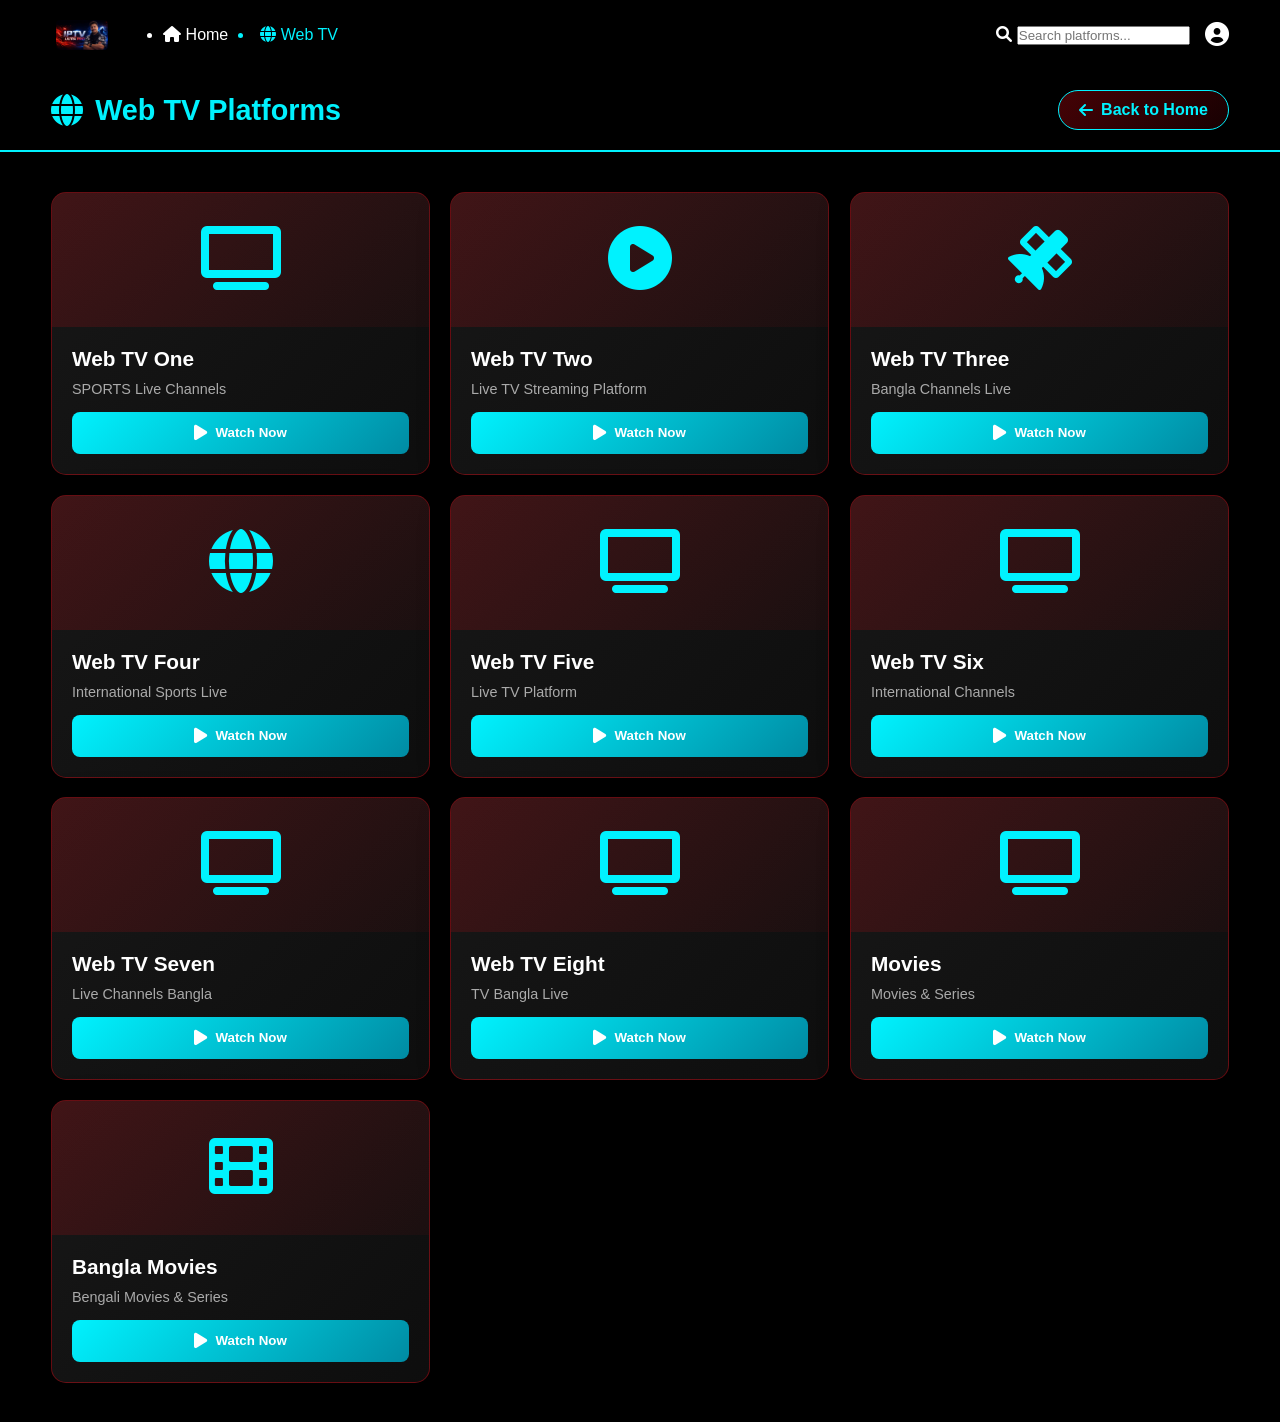
<file: webtv.html>
<!DOCTYPE html>
<html lang="en">
<head>
    <meta charset="UTF-8">
    <meta name="viewport" content="width=device-width, initial-scale=1.0">
    <title>Web TV - IPTV PRO ULTIMATE</title>
    <link rel="stylesheet" href="style.css">
    <link rel="stylesheet" href="https://cdnjs.cloudflare.com/ajax/libs/font-awesome/6.0.0/css/all.min.css">
    <style>
        body {
            background: #000;
            color: #fff;
            font-family: 'Helvetica Neue', Helvetica, Arial, sans-serif;
            margin: 0;
            padding: 0;
            overflow-x: hidden;
        }

        .webtv-container {
            padding-top: 70px;
            min-height: 100vh;
            background: #000;
        }

        .webtv-header {
            display: flex;
            align-items: center;
            justify-content: space-between;
            padding: 20px 4%;
            background: rgba(0,0,0,0.95);
            border-bottom: 2px solid #00f2fe;
            position: sticky;
            top: 70px;
            z-index: 100;
        }

        .webtv-header h1 {
            font-size: 1.8rem;
            color: #00f2fe;
            margin: 0;
            display: flex;
            align-items: center;
            gap: 12px;
        }

        .webtv-header h1 i {
            font-size: 2rem;
            animation: globeRotate 3s linear infinite;
        }

        @keyframes globeRotate {
            from { transform: rotateY(0deg); }
            to { transform: rotateY(360deg); }
        }

        .back-home-btn {
            background: linear-gradient(135deg, rgba(229,9,20,0.3) 0%, rgba(229,9,20,0.1) 100%);
            border: 1px solid #00f2fe;
            color: #00f2fe;
            padding: 10px 20px;
            border-radius: 20px;
            cursor: pointer;
            font-weight: bold;
            transition: all 0.3s;
            text-decoration: none;
            display: inline-flex;
            align-items: center;
            gap: 8px;
        }

        .back-home-btn:hover {
            background: #00f2fe;
            color: #fff;
            transform: scale(1.05);
        }

        .webtv-grid {
            display: grid;
            grid-template-columns: repeat(auto-fit, minmax(300px, 1fr));
            gap: 20px;
            padding: 40px 4%;
            max-width: 1400px;
            margin: 0 auto;
        }

        .webtv-card {
            background: linear-gradient(135deg, rgba(26,26,26,0.9) 0%, rgba(15,15,15,0.9) 100%);
            backdrop-filter: blur(10px);
            border: 1px solid rgba(229,9,20,0.4);
            border-radius: 15px;
            overflow: hidden;
            transition: all 0.3s cubic-bezier(0.4, 0, 0.2, 1);
            cursor: pointer;
            position: relative;
            display: flex;
            flex-direction: column;
            height: 100%;
            box-shadow: 0 8px 32px rgba(0,0,0,0.3);
            /* Performance optimization: will-change */
            will-change: transform, box-shadow;
        }

        .webtv-card::before {
            content: '';
            position: absolute;
            top: 0;
            left: 0;
            width: 100%;
            height: 100%;
            background: linear-gradient(135deg, rgba(229,9,20,0.1) 0%, transparent 100%);
            opacity: 0;
            transition: opacity 0.3s;
            z-index: 1;
        }

        .webtv-card:hover {
            border-color: #00f2fe;
            box-shadow: 0 12px 40px rgba(229,9,20,0.4), inset 0 0 20px rgba(229,9,20,0.15), 0 0 30px rgba(229,9,20,0.2);
            transform: translateY(-8px) scale(1.02);
        }

        .webtv-card:hover::before {
            opacity: 1;
        }

        .webtv-card-icon {
            font-size: 4rem;
            text-align: center;
            padding: 30px 20px;
            background: linear-gradient(135deg, rgba(229,9,20,0.2) 0%, rgba(229,9,20,0.05) 100%);
            color: #00f2fe;
            position: relative;
            z-index: 2;
        }

        .webtv-card-content {
            padding: 20px;
            flex: 1;
            display: flex;
            flex-direction: column;
            position: relative;
            z-index: 2;
        }

        .webtv-card-title {
            font-size: 1.3rem;
            font-weight: bold;
            color: #fff;
            margin-bottom: 10px;
        }

        .webtv-card-desc {
            font-size: 0.9rem;
            color: #aaa;
            margin-bottom: 15px;
            flex: 1;
        }

        .webtv-card-btn {
            background: linear-gradient(135deg, #00f2fe 0%, #008BA3 100%);
            color: #fff;
            border: none;
            padding: 12px 20px;
            border-radius: 8px;
            font-weight: bold;
            cursor: pointer;
            transition: all 0.3s;
            display: flex;
            align-items: center;
            justify-content: center;
            gap: 8px;
            width: 100%;
        }

        .webtv-card-btn:hover {
            background: linear-gradient(135deg, #008BA3 0%, #a00509 100%);
            transform: scale(1.02);
            box-shadow: 0 0 20px rgba(229,9,20,0.4);
        }

        .webtv-card-btn i {
            font-size: 1.1rem;
        }

        .loading-text {
            text-align: center;
            padding: 40px;
            color: #aaa;
            font-size: 1.2rem;
        }

        .loading-spinner {
            display: inline-block;
            width: 40px;
            height: 40px;
            border: 4px solid rgba(229,9,20,0.2);
            border-top-color: #00f2fe;
            border-radius: 50%;
            animation: spin 1s linear infinite;
            margin-right: 15px;
        }

        @keyframes spin {
            to { transform: rotate(360deg); }
        }

        @media (max-width: 768px) {
            .webtv-grid {
                grid-template-columns: repeat(auto-fit, minmax(200px, 1fr));
                gap: 15px;
                padding: 20px 4%;
            }

            .webtv-card-icon {
                font-size: 3rem;
                padding: 20px 15px;
            }

            .webtv-card-title {
                font-size: 1.1rem;
            }
        }
    </style>
</head>
<body>
    <nav class="navbar">
        <div class="nav-left">
            <div class="logo-container" onclick="goHome()">
                <img src="banner.jpg" alt="IPTV PRO" class="nav-logo">
            </div>
            <ul class="nav-links">
                <li class="nav-item" onclick="goHome()"><i class="fas fa-home"></i> Home</li>
            </ul>
            <div class="nav-actions">
                <li class="nav-item nav-webtv" style="color: #00f2fe;"><i class="fas fa-globe"></i> Web TV</li>
            </div>
        </div>
        <div class="nav-right">
            <div class="search-box">
                <i class="fas fa-search"></i>
                <input type="text" id="webtv-search" placeholder="Search platforms..." onkeyup="filterWebTV()">
            </div>
            <div class="user-profile">
                <i class="fas fa-user-circle"></i>
            </div>
        </div>
    </nav>

    <div class="webtv-container">
        <div class="webtv-header">
            <h1><i class="fas fa-globe"></i> Web TV Platforms</h1>
            <a class="back-home-btn" href="index.html">
                <i class="fas fa-arrow-left"></i> Back to Home
            </a>
        </div>

        <div class="webtv-grid" id="webtv-grid">
            <div class="loading-text">
                <div class="loading-spinner"></div>
                Loading Web TV Platforms...
            </div>
        </div>
    </div>

    <script>
        // Optimized Platform List
        const webTVPlatforms = [
            {
                name: "Web TV One",
                desc: "SPORTS Live Channels",
                icon: "fas fa-tv",
                url: "https://www.atvsports.live/"
            },
            {
                name: "Web TV Two",
                desc: "Live TV Streaming Platform",
                icon: "fas fa-play-circle",
                url: "https://ajkerkhela.vercel.app"
            },
            {
                name: "Web TV Three",
                desc: "Bangla Channels Live",
                icon: "fas fa-satellite",
                url: "https://fastiptvbackup.edgeone.app/"
            },
            {
                name: "Web TV Four",
                desc: "International Sports Live",
                icon: "fas fa-globe",
                url: "http://macstream.run.place"
            },
            {
                name: "Web TV Five",
                desc: "Live TV Platform",
                icon: "fas fa-tv",
                url: "http://103.144.89.251/"
            },
            {
                name: "Web TV Six",
                desc: "International Channels",
                icon: "fas fa-tv",
                url: "https://iptv.devsolux.net"
            },
            {
                name: "Web TV Seven",
                desc: "Live Channels Bangla",
                icon: "fas fa-tv",
                url: "https://ftpbdlive.com"
            },
            {
                name: "Web TV Eight",
                desc: "TV Bangla Live",
                icon: "fas fa-tv",
                url: "https://bongoflix.rf.gd/mirror/?i=1"
            },
            {
                name: "Movies",
                desc: "Movies & Series",
                icon: "fas fa-tv",
                url: "https://cinevo.site/"
            },
            {
                name: "Bangla Movies",
                desc: "Bengali Movies & Series",
                icon: "fas fa-film",
                url: "https://banglaplex.click/"
            }
        ];

        function goHome() {
            window.location.href = 'index.html';
        }

        function openWebTV(url, name) {
            // Open in in-app viewer
            window.location.href = `viewer.html?url=${encodeURIComponent(url)}&title=${encodeURIComponent(name)}`;
        }

        // Performance Optimization: DocumentFragment for faster DOM insertion
        function loadWebTVPlatforms(platforms = webTVPlatforms) {
            const grid = document.getElementById('webtv-grid');
            grid.innerHTML = '';
            
            const fragment = document.createDocumentFragment();

            platforms.forEach(platform => {
                const card = document.createElement('div');
                card.className = 'webtv-card';
                card.innerHTML = `
                    <div class="webtv-card-icon">
                        <i class="${platform.icon}"></i>
                    </div>
                    <div class="webtv-card-content">
                        <div class="webtv-card-title">${platform.name}</div>
                        <div class="webtv-card-desc">${platform.desc}</div>
                        <button class="webtv-card-btn" onclick="openWebTV('${platform.url}', '${platform.name}')">
                            <i class="fas fa-play"></i> Watch Now
                        </button>
                    </div>
                `;
                fragment.appendChild(card);
            });
            
            grid.appendChild(fragment);
        }

        // Search Filter Optimization
        function filterWebTV() {
            const query = document.getElementById('webtv-search').value.toLowerCase();
            const filtered = webTVPlatforms.filter(p => 
                p.name.toLowerCase().includes(query) || 
                p.desc.toLowerCase().includes(query)
            );
            loadWebTVPlatforms(filtered);
        }

        // Load platforms when page loads
        document.addEventListener('DOMContentLoaded', () => {
            // Small delay to ensure smooth rendering
            setTimeout(loadWebTVPlatforms, 100);
        });
    </script>
</body>
</html>
</file>
<file: style.css>
:root {
    --primary-color: #00f2fe;
    --primary-glow: rgba(0, 242, 254, 0.6);
    --bg-color: #010810;
    --nav-bg: rgba(1, 8, 16, 0.8);
    --card-bg: rgba(10, 25, 47, 0.6);
    --accent-cyan: #4facfe;
    --glass-border: rgba(0, 242, 254, 0.2);
    --text-color: #FFFFFF;
    --text-secondary: #B3B3B3;
    --transition: all 0.3s cubic-bezier(0.4, 0, 0.2, 1);
    --accent-gold: #FFD700;
    --accent-orange: #FFA500;
}

* {
    margin: 0;
    padding: 0;
    box-sizing: border-box;
}

body {
    background-color: var(--bg-color);
    color: var(--text-color);
    font-family: 'Inter', 'Helvetica Neue', Helvetica, Arial, sans-serif;
    overflow-x: hidden;
}

/* Pro Network Indicator */
.pro-network-indicator {
    position: fixed;
    top: 15px;
    right: 15px;
    padding: 8px 16px;
    border-radius: 30px;
    font-size: 0.75rem;
    font-weight: 700;
    z-index: 10001;
    display: flex;
    align-items: center;
    gap: 8px;
    backdrop-filter: blur(15px);
    box-shadow: 0 4px 15px rgba(0,0,0,0.5);
    text-transform: uppercase;
    letter-spacing: 1px;
    border: 1px solid rgba(255,255,255,0.1);
    animation: indicatorPulse 2s ease-in-out infinite;
}

@keyframes indicatorPulse {
    0%, 100% { opacity: 0.8; }
    50% { opacity: 1; }
}

.pro-network-indicator.fast {
    background: rgba(46, 213, 115, 0.2);
    color: #2ed573;
    border-color: rgba(46, 213, 115, 0.3);
}

.pro-network-indicator.slow {
    background: rgba(255, 71, 87, 0.2);
    color: #ff4757;
    border-color: rgba(255, 71, 87, 0.3);
}

/* Navbar */
.navbar {
    position: fixed;
    top: 0;
    width: 100%;
    height: 70px;
    display: flex;
    justify-content: space-between;
    align-items: center;
    padding: 0 4%;
    background: linear-gradient(to bottom, rgba(0,0,0,0.95) 0%, transparent 100%);
    z-index: 1000;
    transition: var(--transition);
}

.navbar.scrolled {
    background-color: var(--bg-color);
    box-shadow: 0 2px 10px rgba(0,0,0,0.5);
}

.nav-left {
    display: flex;
    align-items: center;
    flex: 1;
    gap: 10px;
}

.logo-container {
    height: 40px;
    margin-right: 40px;
    cursor: pointer;
    transition: var(--transition);
    padding: 5px;
    border-radius: 8px;
}

.logo-container:hover {
    transform: scale(1.05);
    background: rgba(0, 229, 255, 0.1);
}

.logo-container:active {
    transform: scale(0.95);
}

.nav-logo {
    height: 100%;
    border-radius: 4px;
    transition: var(--transition);
}

.search-container {
    display: flex;
    align-items: center;
    background-color: rgba(255, 255, 255, 0.08);
    border-radius: 25px;
    padding: 8px 15px;
    margin-right: 15px;
    transition: var(--transition);
    border: 1px solid rgba(255, 255, 255, 0.1);
}

.search-container:hover {
    background-color: rgba(255, 255, 255, 0.12);
    border-color: rgba(255, 255, 255, 0.2);
}

.search-container i {
    color: var(--text-secondary);
    margin-right: 8px;
}

.search-container input {
    background: none;
    border: none;
    color: var(--text-color);
    outline: none;
    width: 200px;
    font-size: 0.9rem;
}

.search-container input::placeholder {
    color: var(--text-secondary);
}

.nav-right {
    display: flex;
    align-items: center;
    gap: 15px;
}

.user-profile {
    font-size: 1.5rem;
    cursor: pointer;
    transition: var(--transition);
}

.user-profile:hover {
    color: var(--primary-color);
    transform: scale(1.1);
}

/* Category Bar - Pro Level */
.category-bar {
    position: fixed;
    top: 70px;
    width: 100%;
    height: auto;
    background: linear-gradient(to bottom, rgba(0,0,0,0.98) 0%, rgba(0,0,0,0.85) 100%);
    z-index: 999;
    border-bottom: 2px solid rgba(0, 229, 255, 0.3);
    padding: 12px 4%;
    overflow-x: auto;
    scrollbar-width: none;
}

.category-bar::-webkit-scrollbar {
    display: none;
}

.category-list {
    display: grid;
    grid-template-columns: repeat(5, 1fr);
    gap: 8px;
    justify-content: center;
    max-width: 100%;
    margin: 0 auto;
}

@media (max-width: 600px) {
    .category-list {
        grid-template-columns: repeat(5, 1fr);
    }
}

.category-list::-webkit-scrollbar {
    display: none;
}

.nav-category-item {
    padding: 8px 6px;
    background: linear-gradient(135deg, rgba(255, 255, 255, 0.08) 0%, rgba(255, 255, 255, 0.02) 100%);
    border: 1.5px solid rgba(0, 229, 255, 0.4);
    border-radius: 12px;
    color: var(--text-color);
    cursor: pointer;
    font-size: 0.75rem;
    font-weight: 600;
    transition: var(--transition);
    white-space: nowrap;
    backdrop-filter: blur(10px);
    position: relative;
    overflow: hidden;
    letter-spacing: 0.3px;
    box-shadow: 0 2px 8px rgba(0, 0, 0, 0.3), inset 0 1px 0 rgba(255, 255, 255, 0.1);
    display: flex;
    align-items: center;
    justify-content: center;
    min-height: 35px;
    text-align: center;
}

.nav-category-item::before {
    content: '';
    position: absolute;
    top: 0;
    left: -100%;
    width: 100%;
    height: 100%;
    background: linear-gradient(90deg, transparent, rgba(255, 255, 255, 0.2), transparent);
    transition: left 0.5s ease;
}

.nav-category-item:hover::before {
    left: 100%;
}

.nav-category-item:hover {
    background: linear-gradient(135deg, rgba(0, 229, 255, 0.3) 0%, rgba(0, 229, 255, 0.15) 100%);
    border-color: var(--primary-color);
    transform: translateY(-3px) scale(1.05);
    box-shadow: 0 8px 25px rgba(0, 229, 255, 0.4), inset 0 1px 0 rgba(255, 255, 255, 0.15);
}

.nav-category-item.active {
    background: linear-gradient(135deg, var(--primary-color) 0%, #008BA3 100%);
    border-color: var(--accent-gold);
    box-shadow: 0 0 25px rgba(0, 229, 255, 0.7), 0 0 50px rgba(0, 229, 255, 0.4), inset 0 1px 0 rgba(255, 255, 255, 0.2);
    color: #fff;
    font-weight: 700;
    letter-spacing: 1px;
    text-shadow: 0 2px 4px rgba(0, 0, 0, 0.3);
}

/* Hero Section */
.hero-banner {
    margin-top: 200px;
    height: 400px;
    background: linear-gradient(135deg, #1a1a1a 0%, #2d2d2d 100%);
    position: relative;
    overflow: hidden;
    display: flex;
    align-items: center;
    justify-content: center;
    background-image: url('banner.jpg');
    background-size: cover;
    background-position: center;
}

.hero-banner::before {
    content: '';
    position: absolute;
    top: 0;
    left: 0;
    right: 0;
    bottom: 0;
    background: linear-gradient(135deg, rgba(0,0,0,0.75) 0%, rgba(229,9,20,0.25) 100%);
    z-index: 1;
}

.hero-bg {
    position: absolute;
    top: 0;
    left: 0;
    right: 0;
    bottom: 0;
    background-image: url('banner.jpg');
    background-size: cover;
    background-position: center;
    z-index: 0;
}

.hero-overlay {
    position: absolute;
    top: 0;
    left: 0;
    right: 0;
    bottom: 0;
    background: linear-gradient(135deg, rgba(0,0,0,0.75) 0%, rgba(229,9,20,0.25) 100%);
    z-index: 1;
}

.hero-content {
    position: relative;
    z-index: 2;
    text-align: center;
    max-width: 600px;
    padding: 40px;
    animation: slideUp 0.8s ease-out;
}

.hero-branding-wrapper {
    display: flex;
    flex-direction: column;
    align-items: center;
    gap: 25px;
    margin-top: 35px;
}

.hero-branding {
    padding: 10px 18px;
    background: linear-gradient(135deg, rgba(0, 229, 255, 0.2) 0%, rgba(0, 229, 255, 0.08) 100%);
    border: 1.5px solid rgba(0, 229, 255, 0.5);
    border-radius: 12px;
    backdrop-filter: blur(10px);
    box-shadow: 0 4px 15px rgba(0, 229, 255, 0.25), inset 0 1px 0 rgba(255, 255, 255, 0.1);
    animation: brandingGlow 3s ease-in-out infinite;
    width: fit-content;
}

@keyframes brandingGlow {
    0%, 100% { 
        box-shadow: 0 8px 32px rgba(0, 229, 255, 0.25), inset 0 1px 0 rgba(255, 255, 255, 0.1);
    }
    50% { 
        box-shadow: 0 12px 40px rgba(0, 229, 255, 0.4), inset 0 1px 0 rgba(255, 255, 255, 0.15);
    }
}

.founder-name {
    font-size: 1.1rem;
    font-weight: 900;
    background: linear-gradient(135deg, var(--accent-gold) 0%, #FFFFFF 50%, var(--primary-color) 100%);
    -webkit-background-clip: text;
    -webkit-text-fill-color: transparent;
    background-clip: text;
    letter-spacing: 1px;
    text-transform: uppercase;
    margin-bottom: 4px;
}

.founder-title {
    font-size: 0.65rem;
    color: var(--accent-gold);
    font-weight: 600;
    letter-spacing: 0.5px;
    text-transform: uppercase;
    opacity: 0.95;
}

@keyframes slideUp {
    from {
        opacity: 0;
        transform: translateY(30px);
    }
    to {
        opacity: 1;
        transform: translateY(0);
    }
}

.hero-badge {
    color: var(--primary-color);
    font-weight: bold;
    font-size: 0.9rem;
    margin-bottom: 15px;
    text-transform: uppercase;
    letter-spacing: 2px;
    display: inline-block;
    padding: 8px 20px;
    border: 2px solid var(--primary-color);
    border-radius: 25px;
    background: linear-gradient(135deg, rgba(0, 229, 255, 0.2) 0%, rgba(0, 229, 255, 0.05) 100%);
    box-shadow: 0 0 20px rgba(0, 229, 255, 0.4), inset 0 0 10px rgba(0, 229, 255, 0.1);
    animation: tagPulse 2s ease-in-out infinite;
}

@keyframes tagPulse {
    0%, 100% { box-shadow: 0 0 20px rgba(0, 229, 255, 0.4), inset 0 0 10px rgba(0, 229, 255, 0.1); }
    50% { box-shadow: 0 0 30px rgba(0, 229, 255, 0.6), inset 0 0 15px rgba(0, 229, 255, 0.2); }
}

.hero-title {
    font-size: 3rem;
    font-weight: 900;
    margin-bottom: 20px;
    background: linear-gradient(135deg, #FFFFFF 0%, var(--accent-gold) 50%, var(--primary-color) 100%);
    -webkit-background-clip: text;
    -webkit-text-fill-color: transparent;
    background-clip: text;
    text-shadow: 0 0 30px rgba(0, 229, 255, 0.5);
    letter-spacing: 2px;
}

.hero-desc {
    font-size: 0.85rem;
    color: var(--text-secondary);
    margin-bottom: 20px;
    line-height: 1.4;
    max-width: 90%;
    margin-left: auto;
    margin-right: auto;
}

.hero-buttons {
    display: flex;
    gap: 10px;
    justify-content: center;
    flex-wrap: wrap;
    max-width: 100%;
}

.hero-buttons button {
    flex: 0 1 auto;
    min-width: 140px;
    justify-content: center;
}

.btn-play, .btn-info {
    padding: 12px 30px;
    border: none;
    border-radius: 5px;
    font-size: 1rem;
    font-weight: 600;
    cursor: pointer;
    transition: var(--transition);
    display: flex;
    align-items: center;
    gap: 8px;
}

.btn-play {
    background-color: var(--primary-color);
    color: white;
}

.btn-play:hover {
    background-color: #008BA3;
    transform: scale(1.05);
    box-shadow: 0 8px 25px rgba(0, 229, 255, 0.4);
}

.btn-info {
    background-color: rgba(255, 255, 255, 0.1);
    color: var(--text-color);
    border: 1px solid rgba(255, 255, 255, 0.2);
}

.btn-info:hover {
    background-color: rgba(255, 255, 255, 0.15);
    border-color: var(--text-color);
}

/* Content Section */
.content-section {
    padding: 40px 4% 140px 4%;
    min-height: 600px;
}

.section-header {
    display: flex;
    justify-content: space-between;
    align-items: center;
    margin-bottom: 30px;
}

.section-title {
    font-size: 1.5rem;
    font-weight: 800;
    display: flex;
    align-items: center;
    gap: 12px;
}

.section-title::before {
    content: '';
    width: 4px;
    height: 24px;
    background: var(--primary-color);
    border-radius: 2px;
    animation: titleBarGlow 2s ease-in-out infinite;
}

@keyframes titleBarGlow {
    0%, 100% { box-shadow: 0 0 10px rgba(0, 229, 255, 0.5); }
    50% { box-shadow: 0 0 20px rgba(0, 229, 255, 0.8); }
}

.channel-grid {
    display: grid;
    grid-template-columns: repeat(auto-fill, minmax(200px, 1fr));
    gap: 25px;
}

/* Pro Card Design */
.pro-card {
    background: var(--card-bg);
    border-radius: 16px;
    overflow: hidden;
    transition: var(--transition);
    border: 1px solid rgba(255,255,255,0.05);
    position: relative;
    animation: cardFadeIn 0.5s ease-out;
}

@keyframes cardFadeIn {
    from {
        opacity: 0;
        transform: translateY(20px);
    }
    to {
        opacity: 1;
        transform: translateY(0);
    }
}

.card-img-container {
    position: relative;
    aspect-ratio: 16/9;
    overflow: hidden;
}

.card-img-container img {
    width: 100%;
    height: 100%;
    object-fit: cover;
    transition: transform 0.5s ease;
}

.card-overlay {
    position: absolute;
    top: 0;
    left: 0;
    right: 0;
    bottom: 0;
    background: rgba(0, 0, 0, 0.6);
    display: flex;
    align-items: center;
    justify-content: center;
    opacity: 0;
    transition: opacity 0.3s ease;
}

.card-overlay i {
    font-size: 3rem;
    color: var(--primary-color);
    animation: playButtonPulse 1.5s ease-in-out infinite;
}

@keyframes playButtonPulse {
    0%, 100% { transform: scale(1); }
    50% { transform: scale(1.1); }
}

.pro-card:hover .card-overlay {
    opacity: 1;
}

.pro-card:hover .card-img-container img {
    transform: scale(1.1);
}

.pro-card:hover {
    transform: translateY(-8px);
    box-shadow: 0 15px 40px rgba(0, 229, 255, 0.35);
    border-color: var(--primary-color);
}

.fav-btn {
    position: absolute;
    top: 10px;
    right: 10px;
    background: rgba(0, 0, 0, 0.7);
    border: none;
    color: #fff;
    width: 35px;
    height: 35px;
    border-radius: 50%;
    display: flex;
    align-items: center;
    justify-content: center;
    cursor: pointer;
    z-index: 10;
    transition: var(--transition);
    backdrop-filter: blur(5px);
    border: 1px solid rgba(255, 255, 255, 0.1);
}

.fav-btn:hover {
    transform: scale(1.1);
    background: rgba(0, 229, 255, 0.8);
}

.fav-btn.active {
    color: var(--primary-color);
    background: rgba(255, 255, 255, 0.95);
    animation: favPulse 0.3s ease-out;
}

@keyframes favPulse {
    0% { transform: scale(0.8); }
    100% { transform: scale(1); }
}

.channel-info {
    padding: 15px;
    background: linear-gradient(transparent, rgba(0, 0, 0, 0.95));
}

.channel-name {
    font-size: 0.9rem;
    font-weight: 600;
    color: #fff;
    margin-bottom: 5px;
    white-space: nowrap;
    overflow: hidden;
    text-overflow: ellipsis;
}

.channel-category-tag {
    font-size: 0.75rem;
    color: var(--text-secondary);
    background: rgba(0, 229, 255, 0.2);
    padding: 4px 8px;
    border-radius: 4px;
    display: inline-block;
}

.no-results {
    grid-column: 1 / -1;
    text-align: center;
    padding: 60px 20px;
    color: var(--text-secondary);
    font-size: 1.1rem;
}

/* Footer Navigation - Ultra Premium Design (4 Tabs) */
.footer-nav {
    position: fixed;
    bottom: 0;
    left: 0;
    right: 0;
    height: 80px;
    background: linear-gradient(to top, rgba(0,0,0,0.99) 0%, rgba(0,0,0,0.95) 100%);
    border-top: 2px solid rgba(0, 229, 255, 0.4);
    display: flex;
    justify-content: space-around;
    align-items: center;
    z-index: 1001;
    backdrop-filter: blur(20px);
    box-shadow: 0 -5px 30px rgba(0,0,0,0.8);
}

.footer-tab {
    display: flex;
    flex-direction: column;
    align-items: center;
    justify-content: center;
    gap: 6px;
    cursor: pointer;
    transition: var(--transition);
    flex: 1;
    height: 100%;
    position: relative;
    color: var(--text-secondary);
}

.footer-tab:hover {
    color: var(--text-color);
}

.footer-tab.active {
    color: var(--primary-color);
}

.tab-icon-wrapper {
    width: 45px;
    height: 45px;
    display: flex;
    align-items: center;
    justify-content: center;
    border-radius: 12px;
    transition: var(--transition);
    background: rgba(0, 229, 255, 0.1);
}

.footer-tab:hover .tab-icon-wrapper {
    background: rgba(0, 229, 255, 0.2);
    transform: scale(1.1);
}

.footer-tab.active .tab-icon-wrapper {
    background: linear-gradient(135deg, var(--primary-color) 0%, #008BA3 100%);
    box-shadow: 0 0 20px rgba(0, 229, 255, 0.5);
    transform: scale(1.15);
}

.footer-tab i {
    font-size: 1.5rem;
}

.tab-label {
    font-size: 0.7rem;
    font-weight: 600;
    text-align: center;
    letter-spacing: 0.5px;
    display: none;
}

.footer-tab.active .tab-label {
    display: block;
    color: var(--primary-color);
}

.premium-tab.active .tab-icon-wrapper {
    background: linear-gradient(135deg, var(--accent-gold) 0%, var(--accent-orange) 100%);
}

.premium-tab.active {
    color: var(--accent-gold);
}

.premium-tab.active .tab-label {
    color: var(--accent-gold);
}

/* Responsive */
@media (max-width: 1024px) {
    .channel-grid {
        grid-template-columns: repeat(auto-fill, minmax(180px, 1fr));
    }

    .hero-banner {
        margin-top: 200px;
    }
}

@media (max-width: 768px) {
    .navbar {
        padding: 0 4%;
    }

    .hero-banner {
        height: 350px;
        margin-top: 130px;
    }

    .hero-title {
        font-size: 2.2rem;
    }

    .hero-desc {
        font-size: 0.9rem;
    }

    .search-container {
        display: none;
    }

    .channel-grid {
        grid-template-columns: repeat(auto-fill, minmax(150px, 1fr));
        gap: 15px;
    }

    .content-section {
        padding-bottom: 130px;
    }

    .footer-nav {
        height: 85px;
    }

    .footer-tab {
        min-width: 70px;
        font-size: 0.65rem;
        padding: 10px 6px;
    }

    .footer-tab i {
        font-size: 1.4rem;
    }

    .tab-icon-wrapper {
        width: 42px;
        height: 42px;
    }

    .tab-label {
        display: block;
        margin-top: 2px;
    }

    .category-bar {
        padding: 8px 4%;
    }

    .nav-category-item {
        padding: 6px 10px;
        font-size: 0.75rem;
        min-height: 36px;
    }
}

@media (max-width: 480px) {
    .hero-title {
        font-size: 1.8rem;
    }

    .channel-grid {
        grid-template-columns: repeat(2, 1fr);
    }

    .footer-nav {
        height: 85px;
    }

    .footer-tab {
        min-width: 60px;
        font-size: 0.6rem;
    }

    .tab-icon-wrapper {
        width: 38px;
        height: 38px;
    }

    .footer-tab i {
        font-size: 1.2rem;
    }

    .category-bar {
        padding: 6px 2%;
    }

    .nav-category-item {
        padding: 5px 8px;
        font-size: 0.7rem;
        min-height: 32px;
    }

    .content-section {
        padding: 20px 2% 130px 2%;
    }
}

/* Video Player Styling */
.player-container {
    width: 100vw;
    height: 100vh;
    background-color: #000;
    display: flex;
    justify-content: center;
    align-items: center;
    position: relative;
    overflow: hidden;
}

#video {
    width: 100%;
    height: 100%;
    max-width: 100%;
    max-height: 100%;
    object-fit: contain;
    background: #000;
}

.back-btn {
    position: absolute;
    top: 20px;
    left: 20px;
    z-index: 100;
    background: rgba(0, 0, 0, 0.5);
    color: white;
    border: 1px solid rgba(255, 255, 255, 0.2);
    padding: 10px 20px;
    border-radius: 25px;
    cursor: pointer;
    font-weight: 600;
    transition: var(--transition);
    display: flex;
    align-items: center;
    gap: 8px;
    backdrop-filter: blur(10px);
}

.back-btn:hover {
    background: var(--primary-color);
    border-color: var(--primary-color);
    transform: translateX(-5px);
}

#error-msg {
    z-index: 10;
    background: rgba(0, 0, 0, 0.8);
    padding: 30px;
    border-radius: 15px;
    border: 1px solid rgba(0, 229, 255, 0.3);
}

@media (max-width: 768px) {
    .back-btn {
        top: 10px;
        left: 10px;
        padding: 8px 15px;
        font-size: 0.8rem;
    }
}

/* Dynamic Tabs Container - Hero Section Buttons */
.dynamic-tabs-container {
    display: flex;
    gap: 12px;
    flex-wrap: wrap;
    justify-content: center;
    max-width: 100%;
    margin-top: 0;
}

.dynamic-tab-btn {
    padding: 12px 24px;
    background: linear-gradient(135deg, rgba(0, 229, 255, 0.2) 0%, rgba(0, 229, 255, 0.05) 100%);
    border: 2px solid rgba(0, 229, 255, 0.5);
    border-radius: 25px;
    color: #FFFFFF;
    font-size: 0.9rem;
    font-weight: 600;
    cursor: pointer;
    transition: all 0.3s cubic-bezier(0.4, 0, 0.2, 1);
    display: flex;
    align-items: center;
    gap: 8px;
    backdrop-filter: blur(10px);
    box-shadow: 0 4px 15px rgba(0, 229, 255, 0.2), inset 0 1px 0 rgba(255, 255, 255, 0.1);
    letter-spacing: 0.5px;
    white-space: nowrap;
}

.dynamic-tab-btn i {
    font-size: 1rem;
    transition: transform 0.3s ease;
}

.dynamic-tab-btn:hover {
    background: linear-gradient(135deg, rgba(0, 229, 255, 0.4) 0%, rgba(0, 229, 255, 0.2) 100%);
    border-color: var(--primary-color);
    transform: translateY(-3px) scale(1.05);
    box-shadow: 0 8px 25px rgba(0, 229, 255, 0.4), inset 0 1px 0 rgba(255, 255, 255, 0.15);
    color: var(--accent-gold);
}

.dynamic-tab-btn:hover i {
    transform: scale(1.2);
}

.dynamic-tab-btn:active {
    transform: translateY(-1px) scale(0.98);
}

@media (max-width: 768px) {
    .dynamic-tabs-container {
        gap: 8px;
        margin-top: 15px;
    }
    
    .dynamic-tab-btn {
        padding: 10px 18px;
        font-size: 0.8rem;
        gap: 6px;
    }
    
    .dynamic-tab-btn i {
        font-size: 0.9rem;
    }
}

@media (max-width: 480px) {
    .dynamic-tabs-container {
        gap: 6px;
        margin-top: 12px;
    }
    
    .dynamic-tab-btn {
        padding: 8px 14px;
        font-size: 0.7rem;
        gap: 5px;
    }
    
    .dynamic-tab-btn i {
        font-size: 0.8rem;
    }
}

/* Channel Popup Modal Styling */
.channel-popup-modal {
    position: fixed;
    top: 0;
    left: 0;
    width: 100%;
    height: 100%;
    background: rgba(0, 0, 0, 0.85);
    backdrop-filter: blur(10px);
    z-index: 9999;
    display: none;
    justify-content: center;
    align-items: center;
    padding: 20px;
}

.popup-overlay {
    position: absolute;
    top: 0;
    left: 0;
    width: 100%;
    height: 100%;
}

.popup-content {
    position: relative;
    background: #121212;
    width: 100%;
    max-width: 500px;
    border-radius: 20px;
    border: 1px solid rgba(255, 255, 255, 0.1);
    box-shadow: 0 20px 50px rgba(0, 0, 0, 0.5);
    overflow: hidden;
    animation: popupFadeIn 0.3s ease-out;
}

@keyframes popupFadeIn {
    from { opacity: 0; transform: scale(0.9); }
    to { opacity: 1; transform: scale(1); }
}

.popup-header {
    padding: 20px;
    background: linear-gradient(to right, #1a1a1a, #121212);
    border-bottom: 1px solid rgba(255, 255, 255, 0.05);
    display: flex;
    justify-content: space-between;
    align-items: center;
}

.popup-header h2 {
    margin: 0;
    font-size: 1.2rem;
    color: #fff;
    font-weight: 700;
}

.popup-close {
    background: rgba(255, 255, 255, 0.1);
    border: none;
    color: #fff;
    width: 35px;
    height: 35px;
    border-radius: 50%;
    cursor: pointer;
    display: flex;
    align-items: center;
    justify-content: center;
    transition: all 0.2s;
}

.popup-close:hover {
    background: var(--primary-color);
    transform: rotate(90deg);
}

.popup-channels {
    max-height: 400px;
    overflow-y: auto;
    padding: 15px;
}

.popup-channel-item {
    display: flex;
    align-items: center;
    padding: 12px;
    margin-bottom: 10px;
    background: rgba(255, 255, 255, 0.03);
    border-radius: 12px;
    border: 1px solid rgba(255, 255, 255, 0.05);
    cursor: pointer;
    transition: all 0.2s;
}

.popup-channel-item:hover {
    background: rgba(0, 229, 255, 0.1);
    border-color: rgba(0, 229, 255, 0.3);
    transform: translateX(5px);
}

.popup-item-img {
    width: 80px;
    height: 45px;
    border-radius: 6px;
    overflow: hidden;
    margin-right: 15px;
    background: #000;
}

.popup-item-img img {
    width: 100%;
    height: 100%;
    object-fit: cover;
}

.popup-item-info {
    flex: 1;
}

.popup-item-name {
    color: #fff;
    font-weight: 600;
    font-size: 0.95rem;
    margin-bottom: 4px;
}

.popup-item-play {
    color: var(--primary-color);
    font-size: 0.8rem;
    font-weight: 600;
    display: flex;
    align-items: center;
    gap: 5px;
}

/* Custom Scrollbar for Popup */
.popup-channels::-webkit-scrollbar {
    width: 6px;
}

.popup-channels::-webkit-scrollbar-track {
    background: rgba(255, 255, 255, 0.02);
}

.popup-channels::-webkit-scrollbar-thumb {
    background: rgba(255, 255, 255, 0.1);
    border-radius: 10px;
}

.popup-channels::-webkit-scrollbar-thumb:hover {
    background: var(--primary-color);
}
</file>
